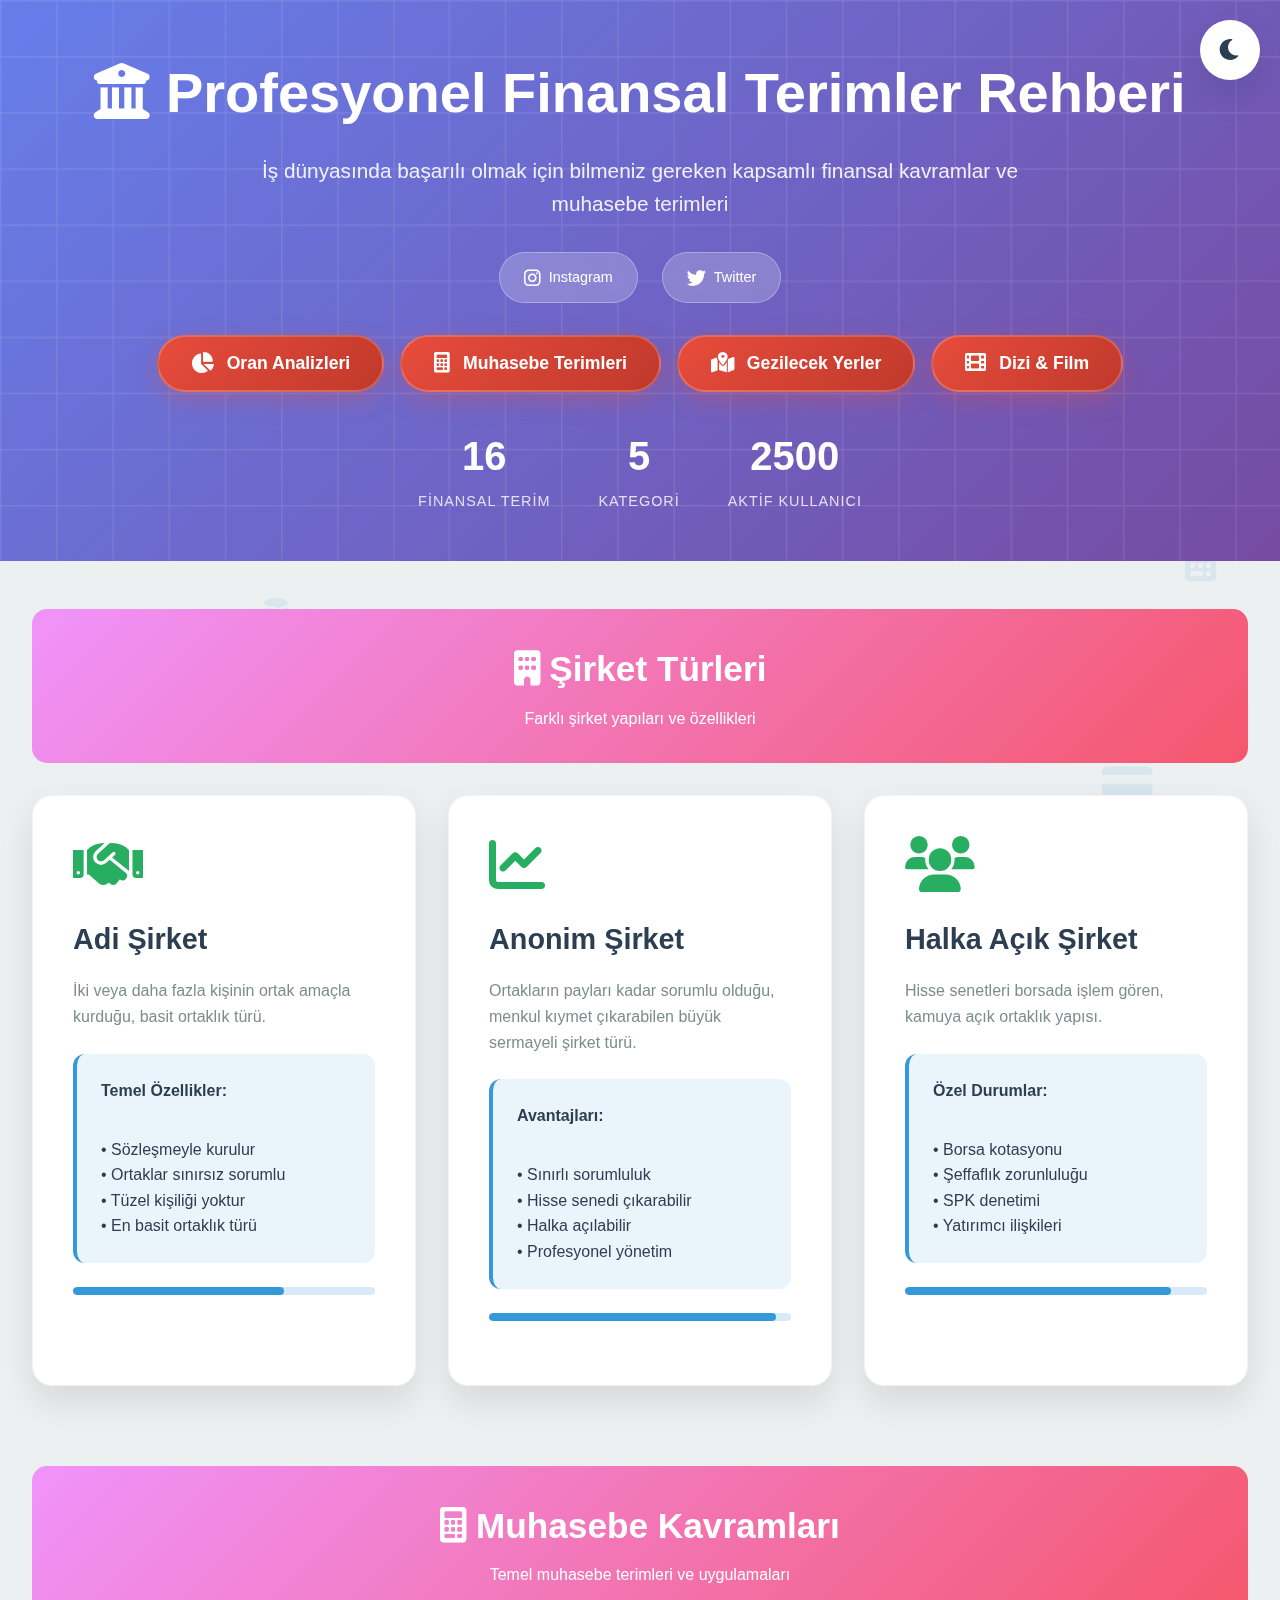
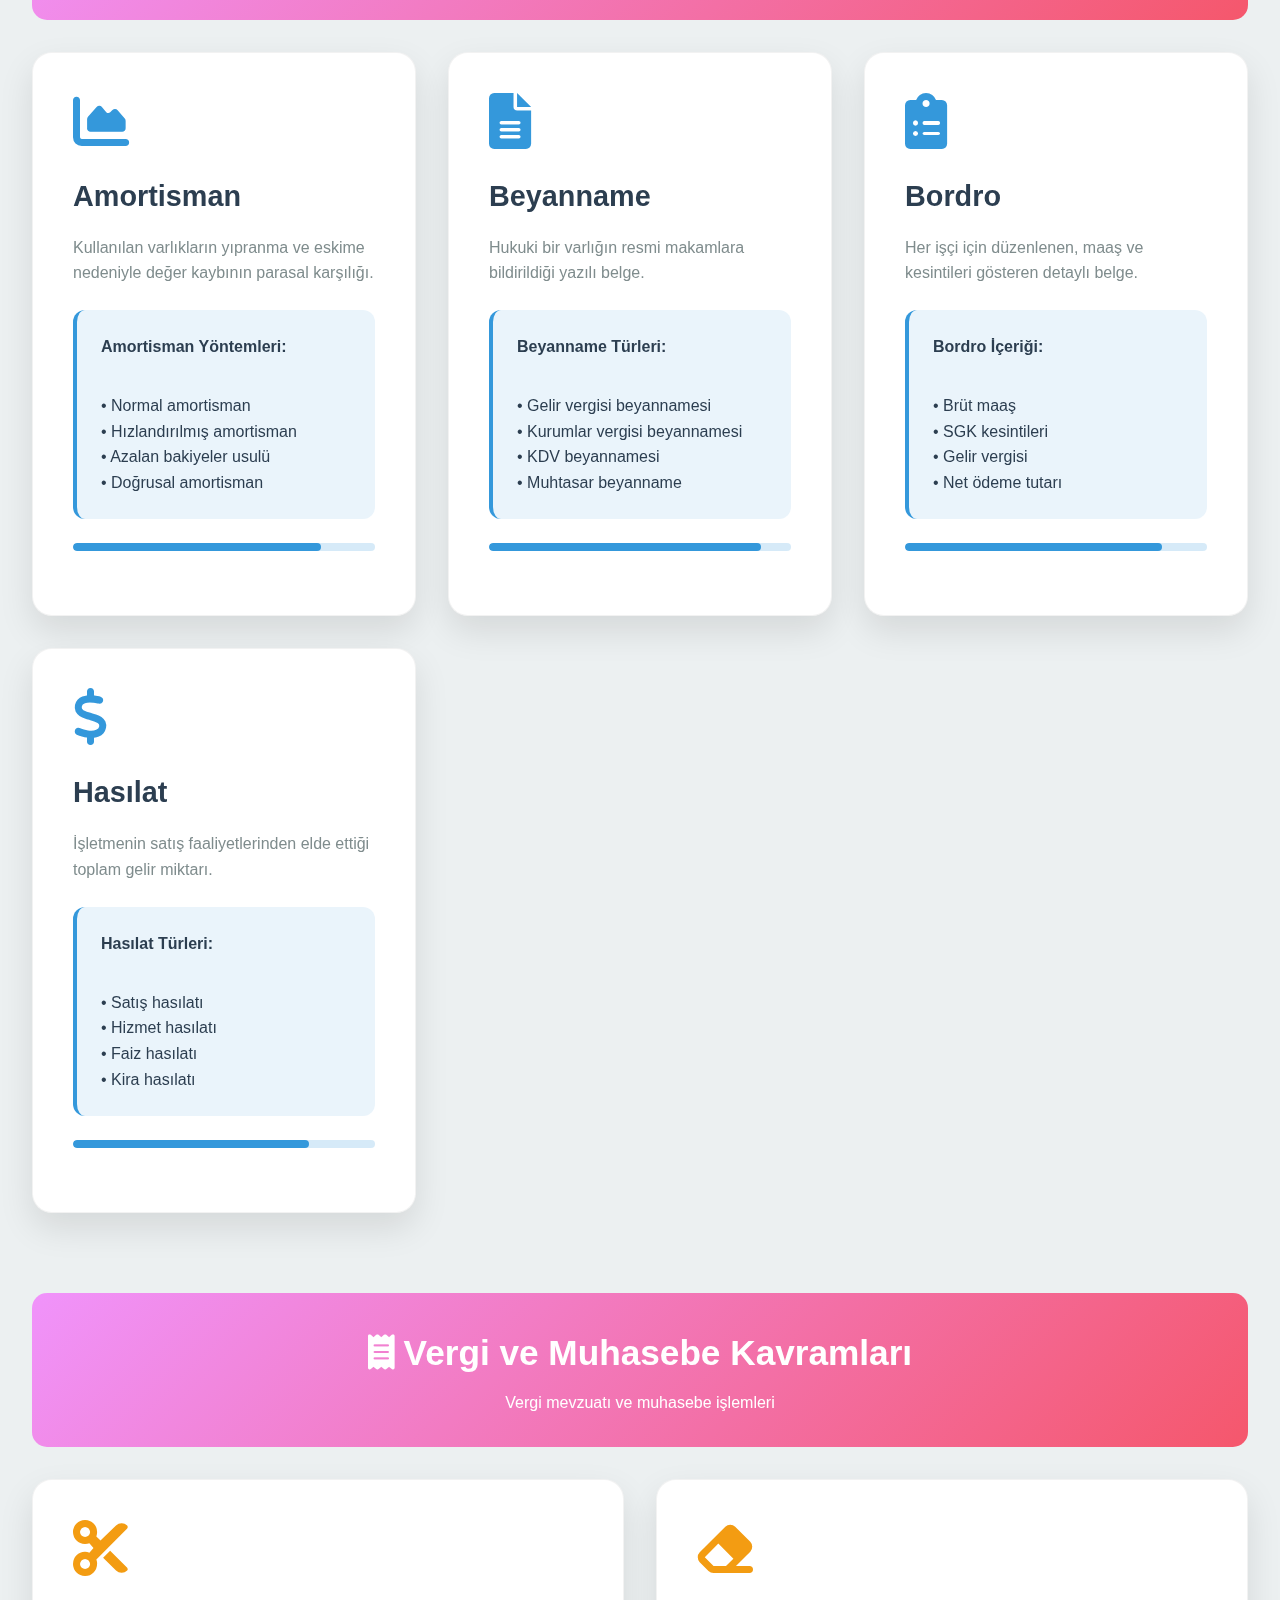
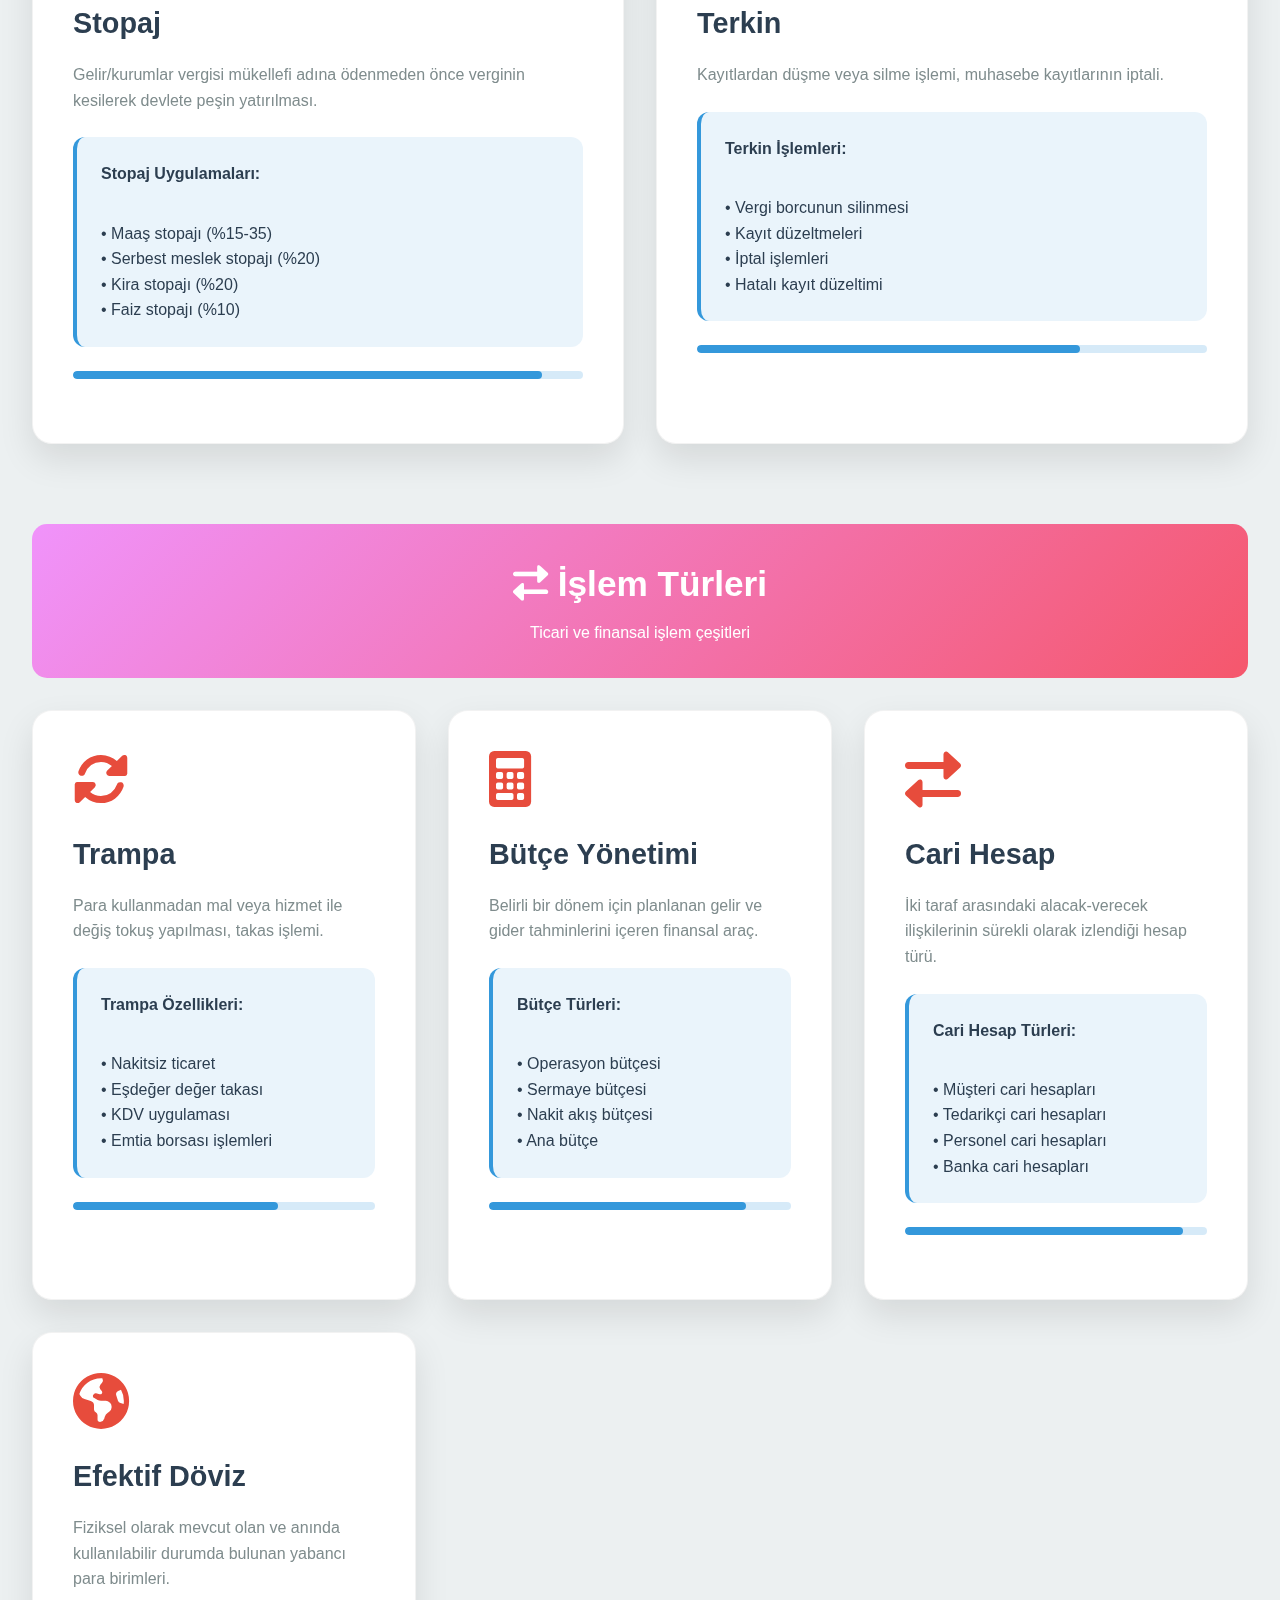
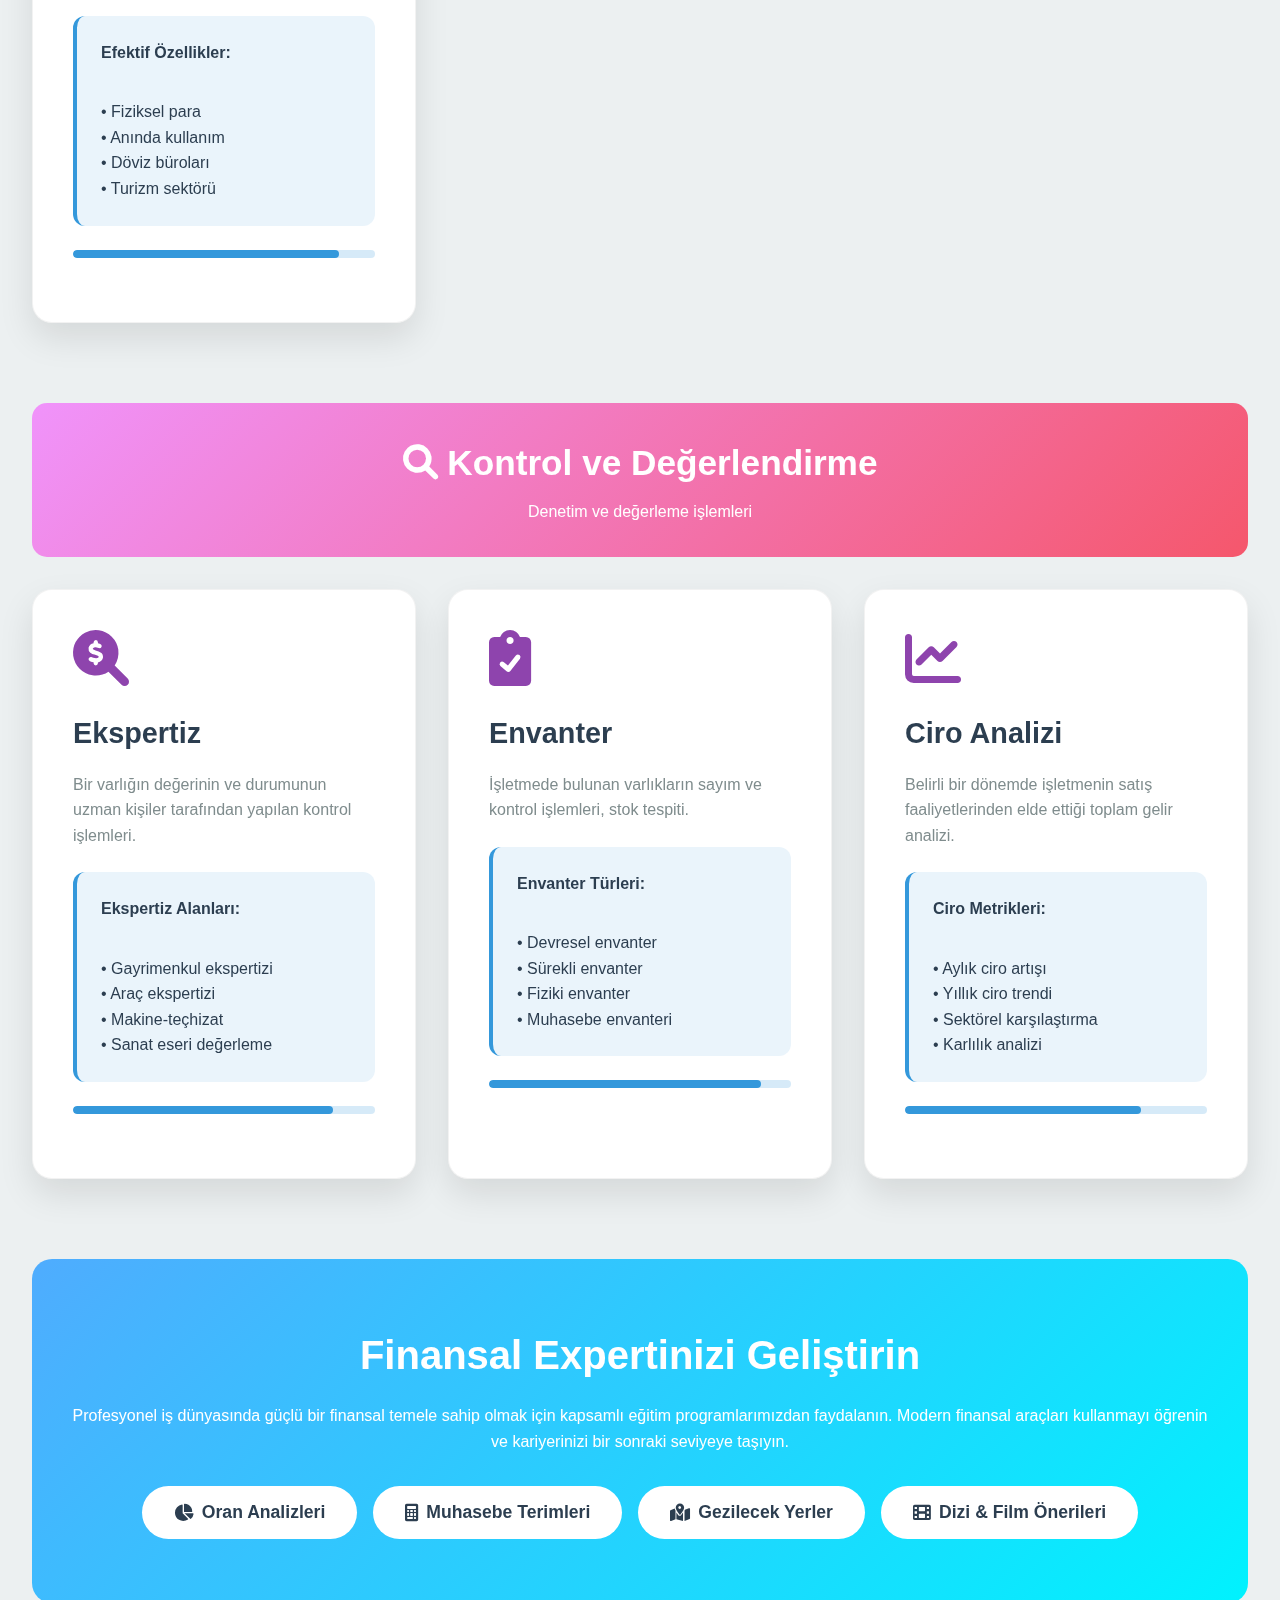
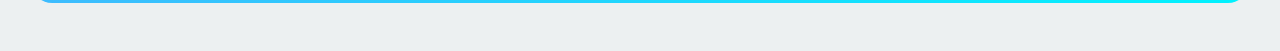
<file: index.html>
<!DOCTYPE html>
<html lang="tr">
<head>
    <meta charset="UTF-8">
    <meta name="viewport" content="width=device-width, initial-scale=1.0">
    <title>Profesyonel Finansal Terimler Rehberi</title>
    <link href="https://cdnjs.cloudflare.com/ajax/libs/font-awesome/6.0.0/css/all.min.css" rel="stylesheet">
    <link rel="stylesheet" href="styles.css">
</head>
<body>
    <div class="scroll-indicator"></div>
    <button class="theme-toggle" onclick="toggleTheme()">
        <i class="fas fa-moon" id="theme-icon"></i>
    </button>
    <div class="floating-elements">
        <i class="fas fa-chart-line floating-icon" style="font-size: 3rem;"></i>
        <i class="fas fa-dollar-sign floating-icon" style="font-size: 2.5rem;"></i>
        <i class="fas fa-coins floating-icon" style="font-size: 2rem;"></i>
        <i class="fas fa-credit-card floating-icon" style="font-size: 2.8rem;"></i>
        <i class="fas fa-university floating-icon" style="font-size: 2.2rem;"></i>
        <i class="fas fa-calculator floating-icon" style="font-size: 2.6rem;"></i>
    </div>
    <header class="header">
        <div class="header-content">
            <h1><i class="fas fa-university"></i> Profesyonel Finansal Terimler Rehberi</h1>
            <p>İş dünyasında başarılı olmak için bilmeniz gereken kapsamlı finansal kavramlar ve muhasebe terimleri</p>
            
            <!-- Sosyal Medya Linkleri -->
            <div class="social-links">
                <a href="https://www.instagram.com/aysegulasya.t?utm_source=ig_web_button_share_sheet&igsh=ZDNlZDc0MzIxNw==" target="_blank" class="social-link">
                    <i class="fab fa-instagram"></i>
                    <span>Instagram</span>
                </a>
                <a href="https://x.com/aysegulasya11?fbclid=PAZXh0bgNhZW0CMTEAAaeodzh0JLngsvWonGYTJrP2OLkA29UnGBnm1JWKtTuOF3QfPhe8QmS7D-klsg_aem_dkcnex2A182SMfL-DCe13w" target="_blank" class="social-link">
                    <i class="fab fa-twitter"></i>
                    <span>Twitter</span>
                </a>
            </div>
            
            <!-- Navigasyon Butonları -->
            <div class="header-cta">
                <button class="header-cta-button" onclick="window.location.href='oran-analizleri.html'">
                    <i class="fas fa-chart-pie"></i>
                    <span>Oran Analizleri</span>
                </button>
                <button class="header-cta-button" onclick="window.location.href='muhasebe-terimleri.html'">
                    <i class="fas fa-calculator"></i>
                    <span>Muhasebe Terimleri</span>
                </button>
                <button class="header-cta-button" onclick="window.location.href='gezilecek-yerler.html'">
                    <i class="fas fa-map-marked-alt"></i>
                    <span>Gezilecek Yerler</span>
                </button>
                <button class="header-cta-button" onclick="window.location.href='dizi-film-onerileri.html'">
                    <i class="fas fa-film"></i>
                    <span>Dizi & Film</span>
                </button>
            </div>
            
            <div class="header-stats">
                <div class="header-stat">
                    <span class="number" data-target="16">0</span>
                    <span class="label">Finansal Terim</span>
                </div>
                <div class="header-stat">
                    <span class="number" data-target="5">0</span>
                    <span class="label">Kategori</span>
                </div>
                <div class="header-stat">
                    <span class="number" data-target="2500">0</span>
                    <span class="label">Aktif Kullanıcı</span>
                </div>
            </div>
        </div>
    </header>
    <div class="container">
        <div class="category-section sirket-category">
            <div class="category-header">
                <h2><i class="fas fa-building"></i> Şirket Türleri</h2>
                <p>Farklı şirket yapıları ve özellikleri</p>
            </div>
            <div class="cards-grid">
                <div class="card">
                    <i class="fas fa-handshake card-icon"></i>
                    <h3>Adi Şirket</h3>
                    <p>İki veya daha fazla kişinin ortak amaçla kurduğu, basit ortaklık türü.</p>
                    <div class="card-details">
                        <strong>Temel Özellikler:</strong><br>
                        • Sözleşmeyle kurulur<br>
                        • Ortaklar sınırsız sorumlu<br>
                        • Tüzel kişiliği yoktur<br>
                        • En basit ortaklık türü
                    </div>
                    <div class="progress-bar">
                        <div class="progress-fill" style="width: 70%;"></div>
                    </div>
                </div>
                <div class="card">
                    <i class="fas fa-chart-line card-icon"></i>
                    <h3>Anonim Şirket</h3>
                    <p>Ortakların payları kadar sorumlu olduğu, menkul kıymet çıkarabilen büyük sermayeli şirket türü.</p>
                    <div class="card-details">
                        <strong>Avantajları:</strong><br>
                        • Sınırlı sorumluluk<br>
                        • Hisse senedi çıkarabilir<br>
                        • Halka açılabilir<br>
                        • Profesyonel yönetim
                    </div>
                    <div class="progress-bar">
                        <div class="progress-fill" style="width: 95%;"></div>
                    </div>
                </div>
                <div class="card">
                    <i class="fas fa-users card-icon"></i>
                    <h3>Halka Açık Şirket</h3>
                    <p>Hisse senetleri borsada işlem gören, kamuya açık ortaklık yapısı.</p>
                    <div class="card-details">
                        <strong>Özel Durumlar:</strong><br>
                        • Borsa kotasyonu<br>
                        • Şeffaflık zorunluluğu<br>
                        • SPK denetimi<br>
                        • Yatırımcı ilişkileri
                    </div>
                    <div class="progress-bar">
                        <div class="progress-fill" style="width: 88%;"></div>
                    </div>
                </div>
            </div>
        </div>
        <div class="category-section muhasebe-category">
            <div class="category-header">
                <h2><i class="fas fa-calculator"></i> Muhasebe Kavramları</h2>
                <p>Temel muhasebe terimleri ve uygulamaları</p>
            </div>
            <div class="cards-grid">
                <div class="card">
                    <i class="fas fa-chart-area card-icon"></i>
                    <h3>Amortisman</h3>
                    <p>Kullanılan varlıkların yıpranma ve eskime nedeniyle değer kaybının parasal karşılığı.</p>
                    <div class="card-details">
                        <strong>Amortisman Yöntemleri:</strong><br>
                        • Normal amortisman<br>
                        • Hızlandırılmış amortisman<br>
                        • Azalan bakiyeler usulü<br>
                        • Doğrusal amortisman
                    </div>
                    <div class="progress-bar">
                        <div class="progress-fill" style="width: 82%;"></div>
                    </div>
                </div>
                <div class="card">
                    <i class="fas fa-file-alt card-icon"></i>
                    <h3>Beyanname</h3>
                    <p>Hukuki bir varlığın resmi makamlara bildirildiği yazılı belge.</p>
                    <div class="card-details">
                        <strong>Beyanname Türleri:</strong><br>
                        • Gelir vergisi beyannamesi<br>
                        • Kurumlar vergisi beyannamesi<br>
                        • KDV beyannamesi<br>
                        • Muhtasar beyanname
                    </div>
                    <div class="progress-bar">
                        <div class="progress-fill" style="width: 90%;"></div>
                    </div>
                </div>
                <div class="card">
                    <i class="fas fa-clipboard-list card-icon"></i>
                    <h3>Bordro</h3>
                    <p>Her işçi için düzenlenen, maaş ve kesintileri gösteren detaylı belge.</p>
                    <div class="card-details">
                        <strong>Bordro İçeriği:</strong><br>
                        • Brüt maaş<br>
                        • SGK kesintileri<br>
                        • Gelir vergisi<br>
                        • Net ödeme tutarı
                    </div>
                    <div class="progress-bar">
                        <div class="progress-fill" style="width: 85%;"></div>
                    </div>
                </div>
                <div class="card">
                    <i class="fas fa-dollar-sign card-icon"></i>
                    <h3>Hasılat</h3>
                    <p>İşletmenin satış faaliyetlerinden elde ettiği toplam gelir miktarı.</p>
                    <div class="card-details">
                        <strong>Hasılat Türleri:</strong><br>
                        • Satış hasılatı<br>
                        • Hizmet hasılatı<br>
                        • Faiz hasılatı<br>
                        • Kira hasılatı
                    </div>
                    <div class="progress-bar">
                        <div class="progress-fill" style="width: 78%;"></div>
                    </div>
                </div>
            </div>
        </div>
        <div class="category-section vergi-category">
            <div class="category-header">
                <h2><i class="fas fa-receipt"></i> Vergi ve Muhasebe Kavramları</h2>
                <p>Vergi mevzuatı ve muhasebe işlemleri</p>
            </div>
            <div class="cards-grid">
                <div class="card">
                    <i class="fas fa-cut card-icon"></i>
                    <h3>Stopaj</h3>
                    <p>Gelir/kurumlar vergisi mükellefi adına ödenmeden önce verginin kesilerek devlete peşin yatırılması.</p>
                    <div class="card-details">
                        <strong>Stopaj Uygulamaları:</strong><br>
                        • Maaş stopajı (%15-35)<br>
                        • Serbest meslek stopajı (%20)<br>
                        • Kira stopajı (%20)<br>
                        • Faiz stopajı (%10)
                    </div>
                    <div class="progress-bar">
                        <div class="progress-fill" style="width: 92%;"></div>
                    </div>
                </div>
                <div class="card">
                    <i class="fas fa-eraser card-icon"></i>
                    <h3>Terkin</h3>
                    <p>Kayıtlardan düşme veya silme işlemi, muhasebe kayıtlarının iptali.</p>
                    <div class="card-details">
                        <strong>Terkin İşlemleri:</strong><br>
                        • Vergi borcunun silinmesi<br>
                        • Kayıt düzeltmeleri<br>
                        • İptal işlemleri<br>
                        • Hatalı kayıt düzeltimi
                    </div>
                    <div class="progress-bar">
                        <div class="progress-fill" style="width: 75%;"></div>
                    </div>
                </div>
            </div>
        </div>
        <div class="category-section islem-category">
            <div class="category-header">
                <h2><i class="fas fa-exchange-alt"></i> İşlem Türleri</h2>
                <p>Ticari ve finansal işlem çeşitleri</p>
            </div>
            <div class="cards-grid">
                <div class="card">
                    <i class="fas fa-sync-alt card-icon"></i>
                    <h3>Trampa</h3>
                    <p>Para kullanmadan mal veya hizmet ile değiş tokuş yapılması, takas işlemi.</p>
                    <div class="card-details">
                        <strong>Trampa Özellikleri:</strong><br>
                        • Nakitsiz ticaret<br>
                        • Eşdeğer değer takası<br>
                        • KDV uygulaması<br>
                        • Emtia borsası işlemleri
                    </div>
                    <div class="progress-bar">
                        <div class="progress-fill" style="width: 68%;"></div>
                    </div>
                </div>
                <div class="card">
                    <i class="fas fa-calculator card-icon"></i>
                    <h3>Bütçe Yönetimi</h3>
                    <p>Belirli bir dönem için planlanan gelir ve gider tahminlerini içeren finansal araç.</p>
                    <div class="card-details">
                        <strong>Bütçe Türleri:</strong><br>
                        • Operasyon bütçesi<br>
                        • Sermaye bütçesi<br>
                        • Nakit akış bütçesi<br>
                        • Ana bütçe
                    </div>
                    <div class="progress-bar">
                        <div class="progress-fill" style="width: 85%;"></div>
                    </div>
                </div>
                <div class="card">
                    <i class="fas fa-exchange-alt card-icon"></i>
                    <h3>Cari Hesap</h3>
                    <p>İki taraf arasındaki alacak-verecek ilişkilerinin sürekli olarak izlendiği hesap türü.</p>
                    <div class="card-details">
                        <strong>Cari Hesap Türleri:</strong><br>
                        • Müşteri cari hesapları<br>
                        • Tedarikçi cari hesapları<br>
                        • Personel cari hesapları<br>
                        • Banka cari hesapları
                    </div>
                    <div class="progress-bar">
                        <div class="progress-fill" style="width: 92%;"></div>
                    </div>
                </div>
                <div class="card">
                    <i class="fas fa-globe-americas card-icon"></i>
                    <h3>Efektif Döviz</h3>
                    <p>Fiziksel olarak mevcut olan ve anında kullanılabilir durumda bulunan yabancı para birimleri.</p>
                    <div class="card-details">
                        <strong>Efektif Özellikler:</strong><br>
                        • Fiziksel para<br>
                        • Anında kullanım<br>
                        • Döviz büroları<br>
                        • Turizm sektörü
                    </div>
                    <div class="progress-bar">
                        <div class="progress-fill" style="width: 88%;"></div>
                    </div>
                </div>
            </div>
        </div>
        <div class="category-section kontrol-category">
            <div class="category-header">
                <h2><i class="fas fa-search"></i> Kontrol ve Değerlendirme</h2>
                <p>Denetim ve değerleme işlemleri</p>
            </div>
            <div class="cards-grid">
                <div class="card">
                    <i class="fas fa-search-dollar card-icon"></i>
                    <h3>Ekspertiz</h3>
                    <p>Bir varlığın değerinin ve durumunun uzman kişiler tarafından yapılan kontrol işlemleri.</p>
                    <div class="card-details">
                        <strong>Ekspertiz Alanları:</strong><br>
                        • Gayrimenkul ekspertizi<br>
                        • Araç ekspertizi<br>
                        • Makine-teçhizat<br>
                        • Sanat eseri değerleme
                    </div>
                    <div class="progress-bar">
                        <div class="progress-fill" style="width: 86%;"></div>
                    </div>
                </div>
                <div class="card">
                    <i class="fas fa-clipboard-check card-icon"></i>
                    <h3>Envanter</h3>
                    <p>İşletmede bulunan varlıkların sayım ve kontrol işlemleri, stok tespiti.</p>
                    <div class="card-details">
                        <strong>Envanter Türleri:</strong><br>
                        • Devresel envanter<br>
                        • Sürekli envanter<br>
                        • Fiziki envanter<br>
                        • Muhasebe envanteri
                    </div>
                    <div class="progress-bar">
                        <div class="progress-fill" style="width: 90%;"></div>
                    </div>
                </div>
                <div class="card">
                    <i class="fas fa-chart-line card-icon"></i>
                    <h3>Ciro Analizi</h3>
                    <p>Belirli bir dönemde işletmenin satış faaliyetlerinden elde ettiği toplam gelir analizi.</p>
                    <div class="card-details">
                        <strong>Ciro Metrikleri:</strong><br>
                        • Aylık ciro artışı<br>
                        • Yıllık ciro trendi<br>
                        • Sektörel karşılaştırma<br>
                        • Karlılık analizi
                    </div>
                    <div class="progress-bar">
                        <div class="progress-fill" style="width: 78%;"></div>
                    </div>
                </div>
            </div>
        </div>
        <div class="cta-section">
            <h2>Finansal Expertinizi Geliştirin</h2>
            <p>Profesyonel iş dünyasında güçlü bir finansal temele sahip olmak için kapsamlı eğitim programlarımızdan faydalanın. Modern finansal araçları kullanmayı öğrenin ve kariyerinizi bir sonraki seviyeye taşıyın.</p>
            <div class="cta-buttons">
                <button class="cta-button" onclick="window.location.href='oran-analizleri.html'">
                    <i class="fas fa-chart-pie"></i> Oran Analizleri
                </button>
                <button class="cta-button" onclick="window.location.href='muhasebe-terimleri.html'">
                    <i class="fas fa-calculator"></i> Muhasebe Terimleri
                </button>
                <button class="cta-button" onclick="window.location.href='gezilecek-yerler.html'">
                    <i class="fas fa-map-marked-alt"></i> Gezilecek Yerler
                </button>
                <button class="cta-button" onclick="window.location.href='dizi-film-onerileri.html'">
                    <i class="fas fa-film"></i> Dizi & Film Önerileri
                </button>
            </div>
        </div>
    </div>
    <script src="script.js"></script>
</body>
</html>
</file>
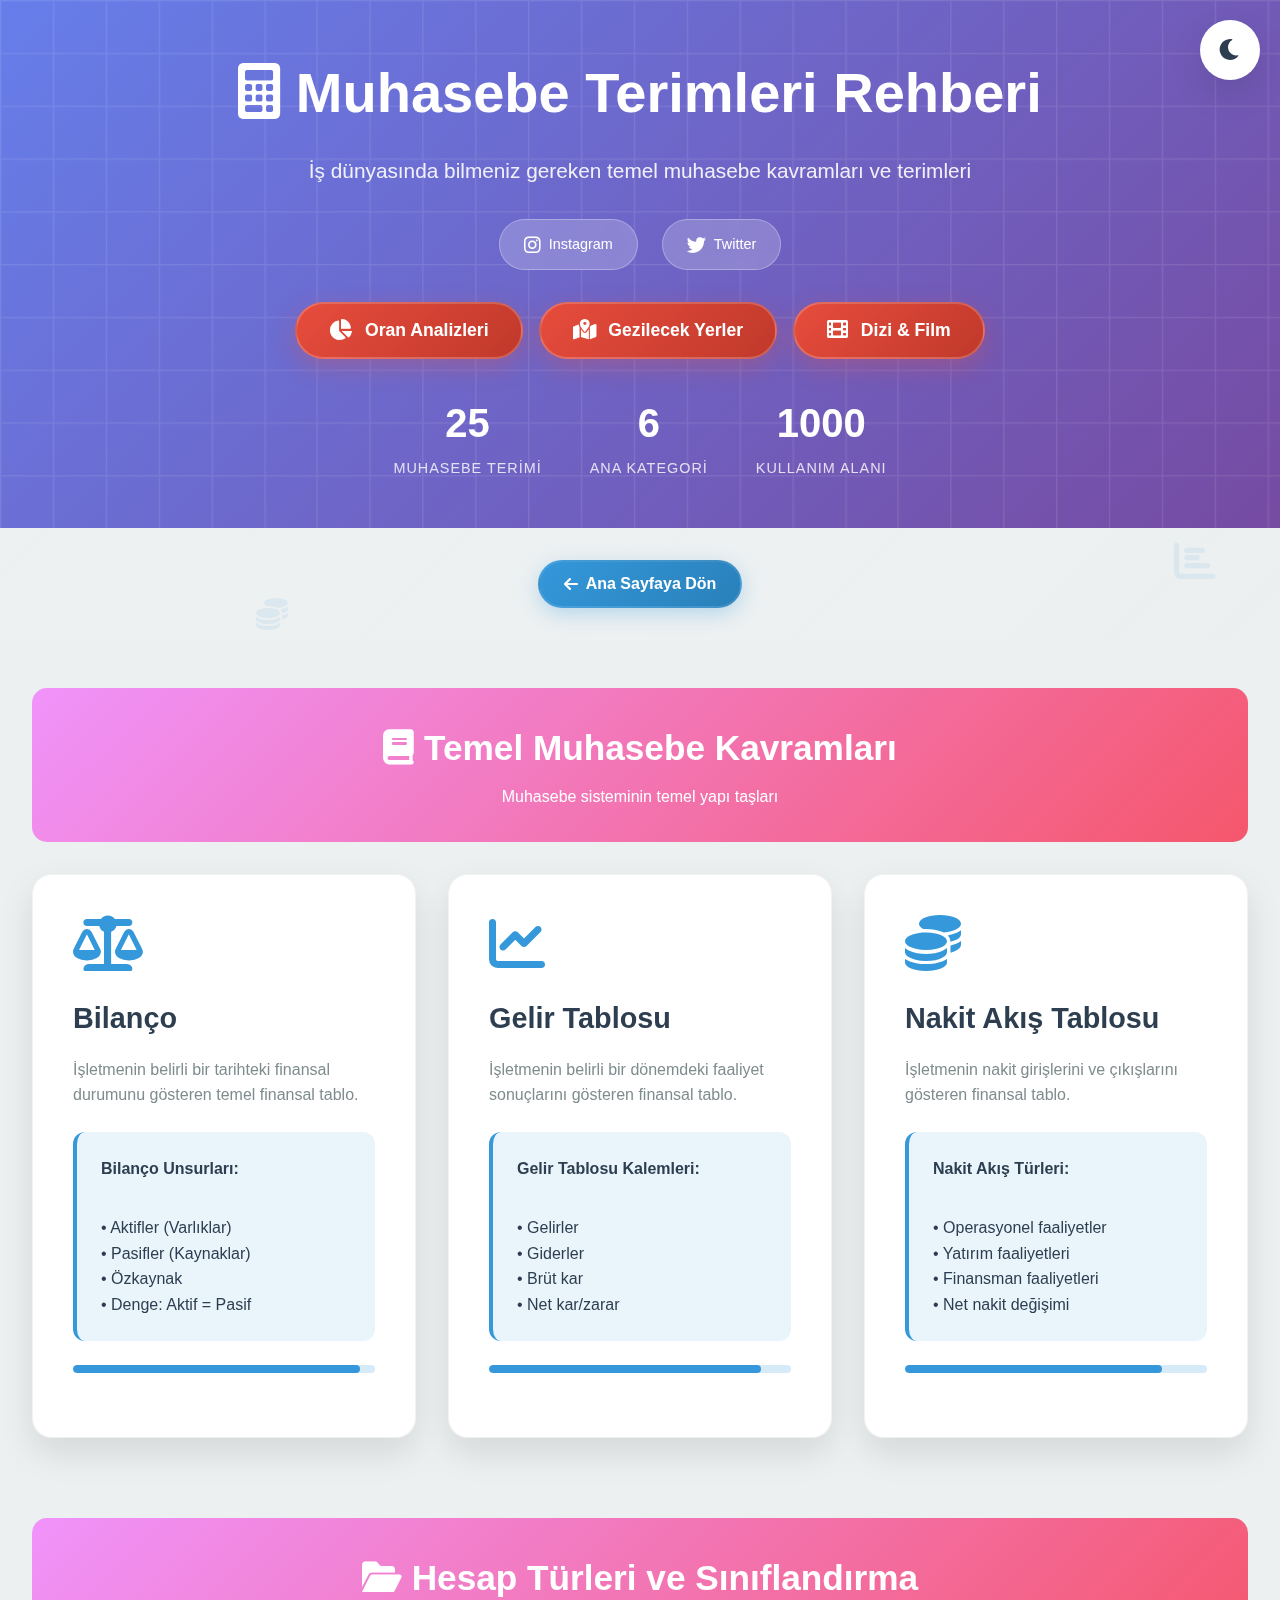
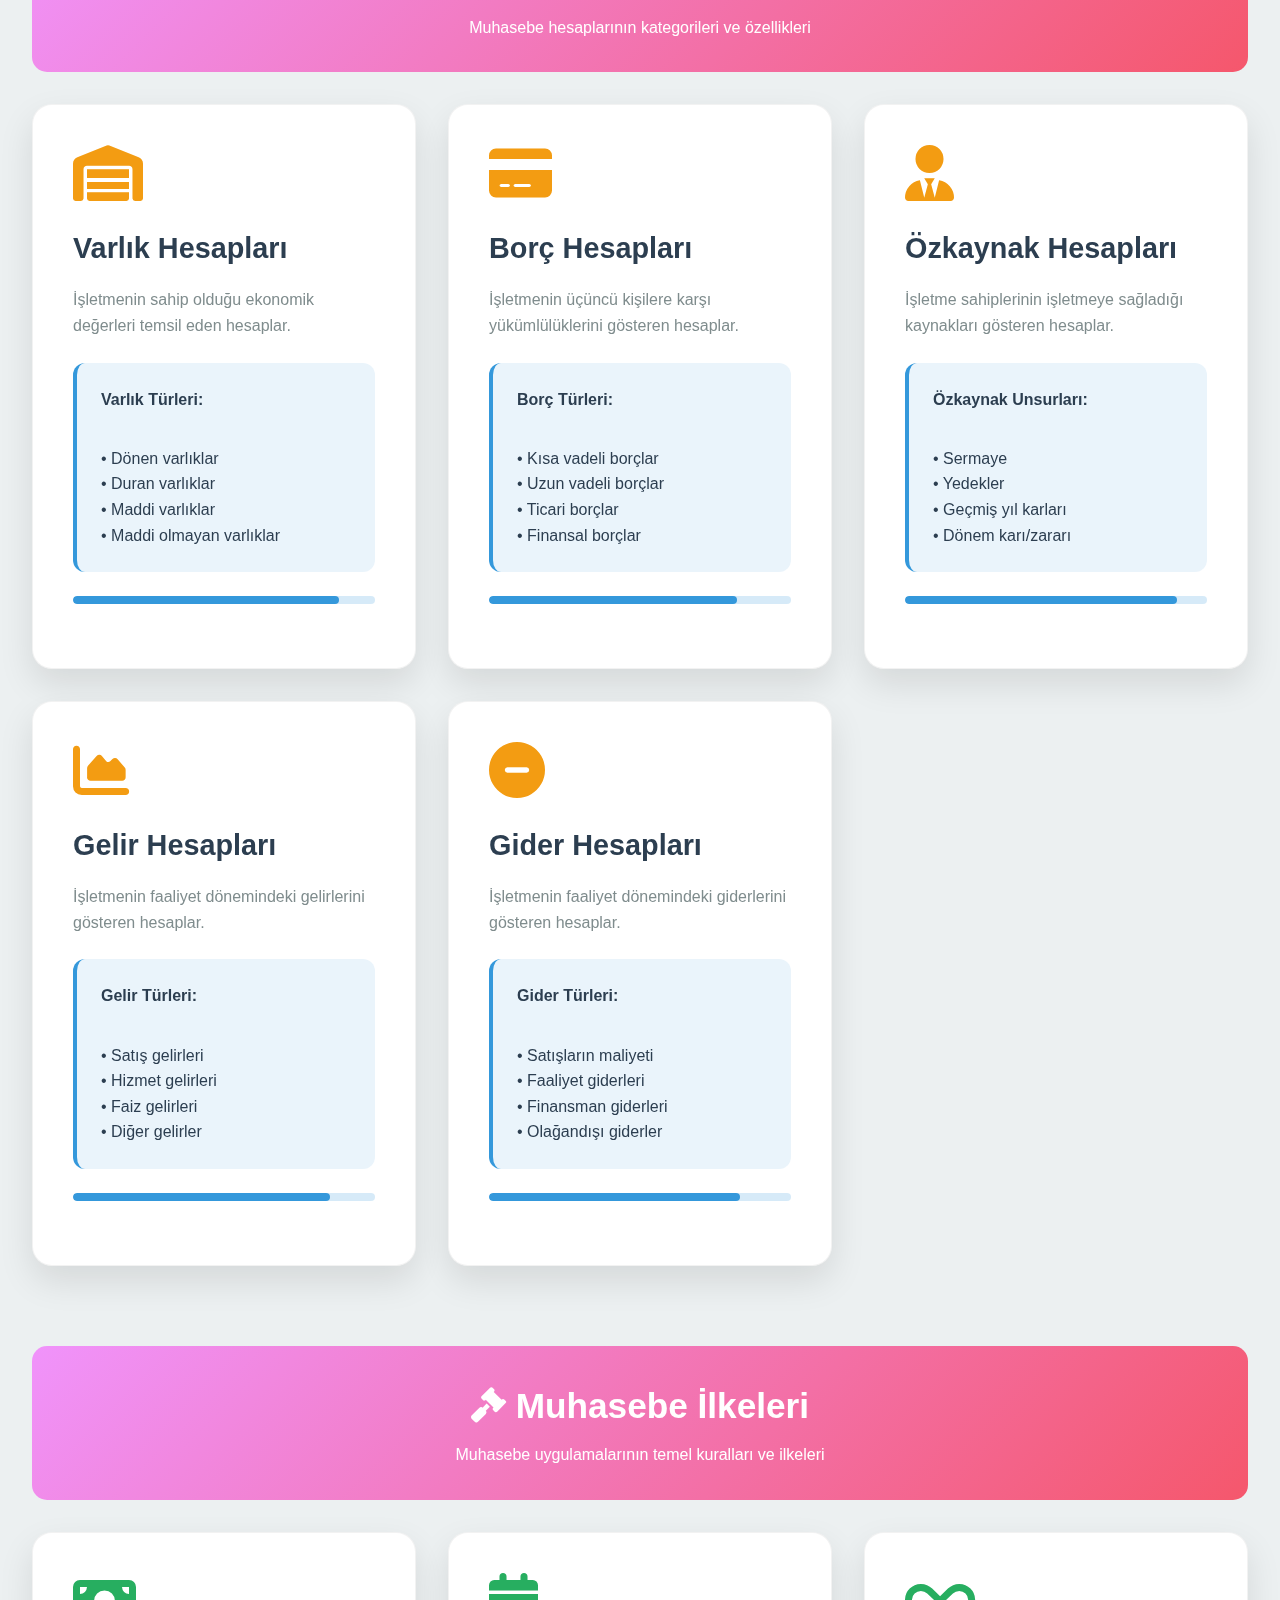
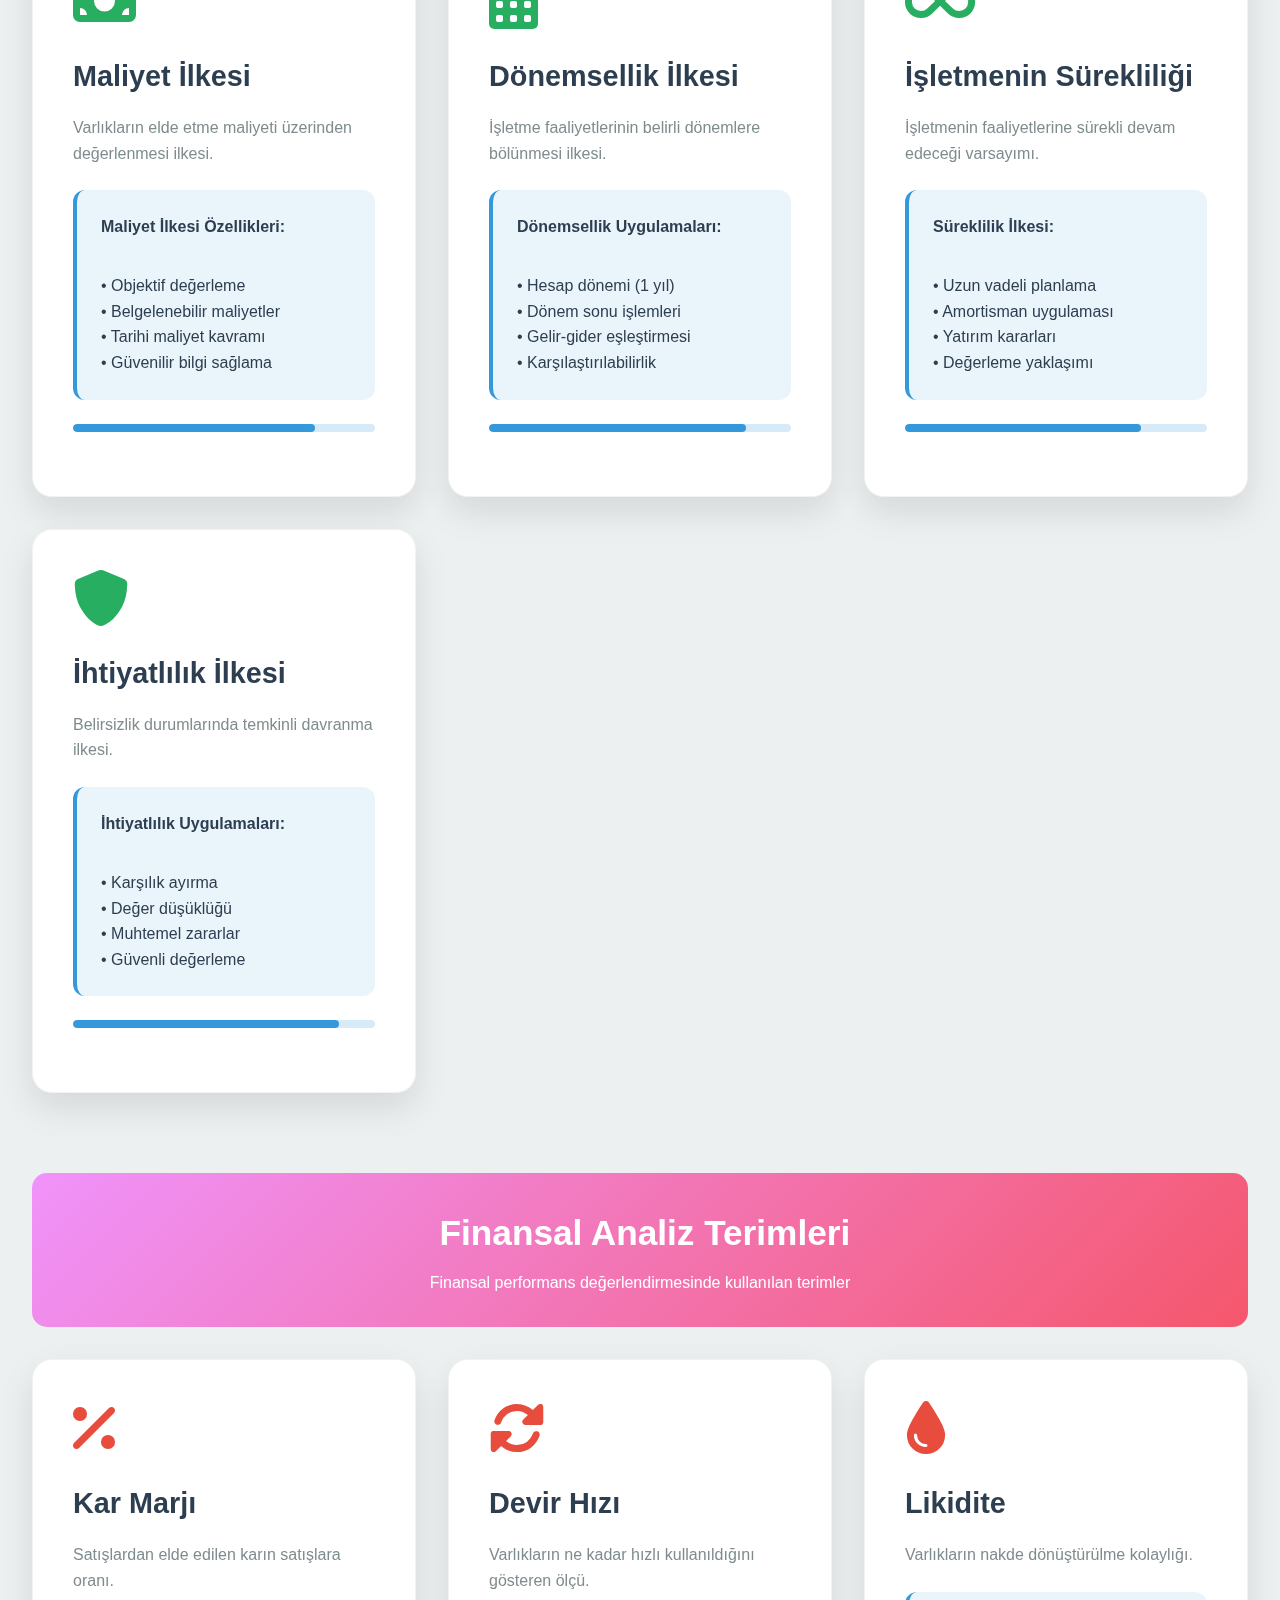
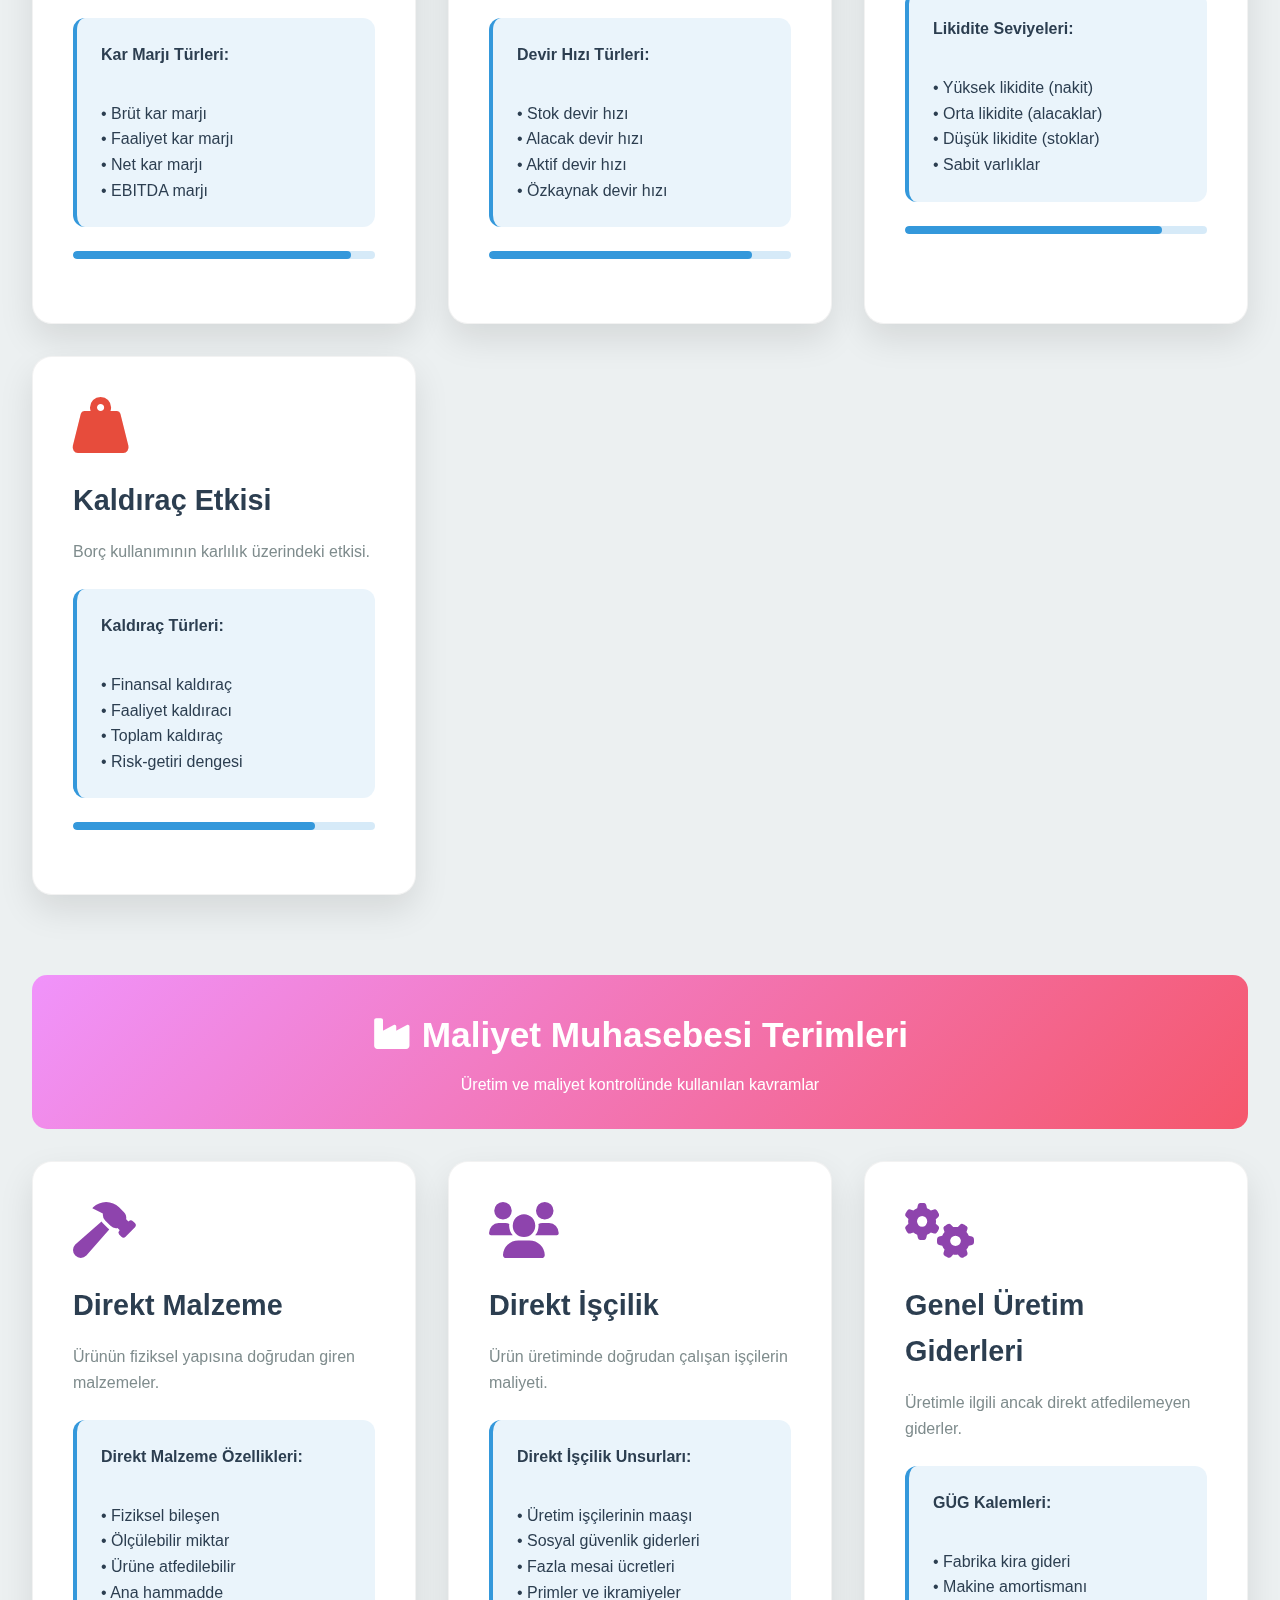
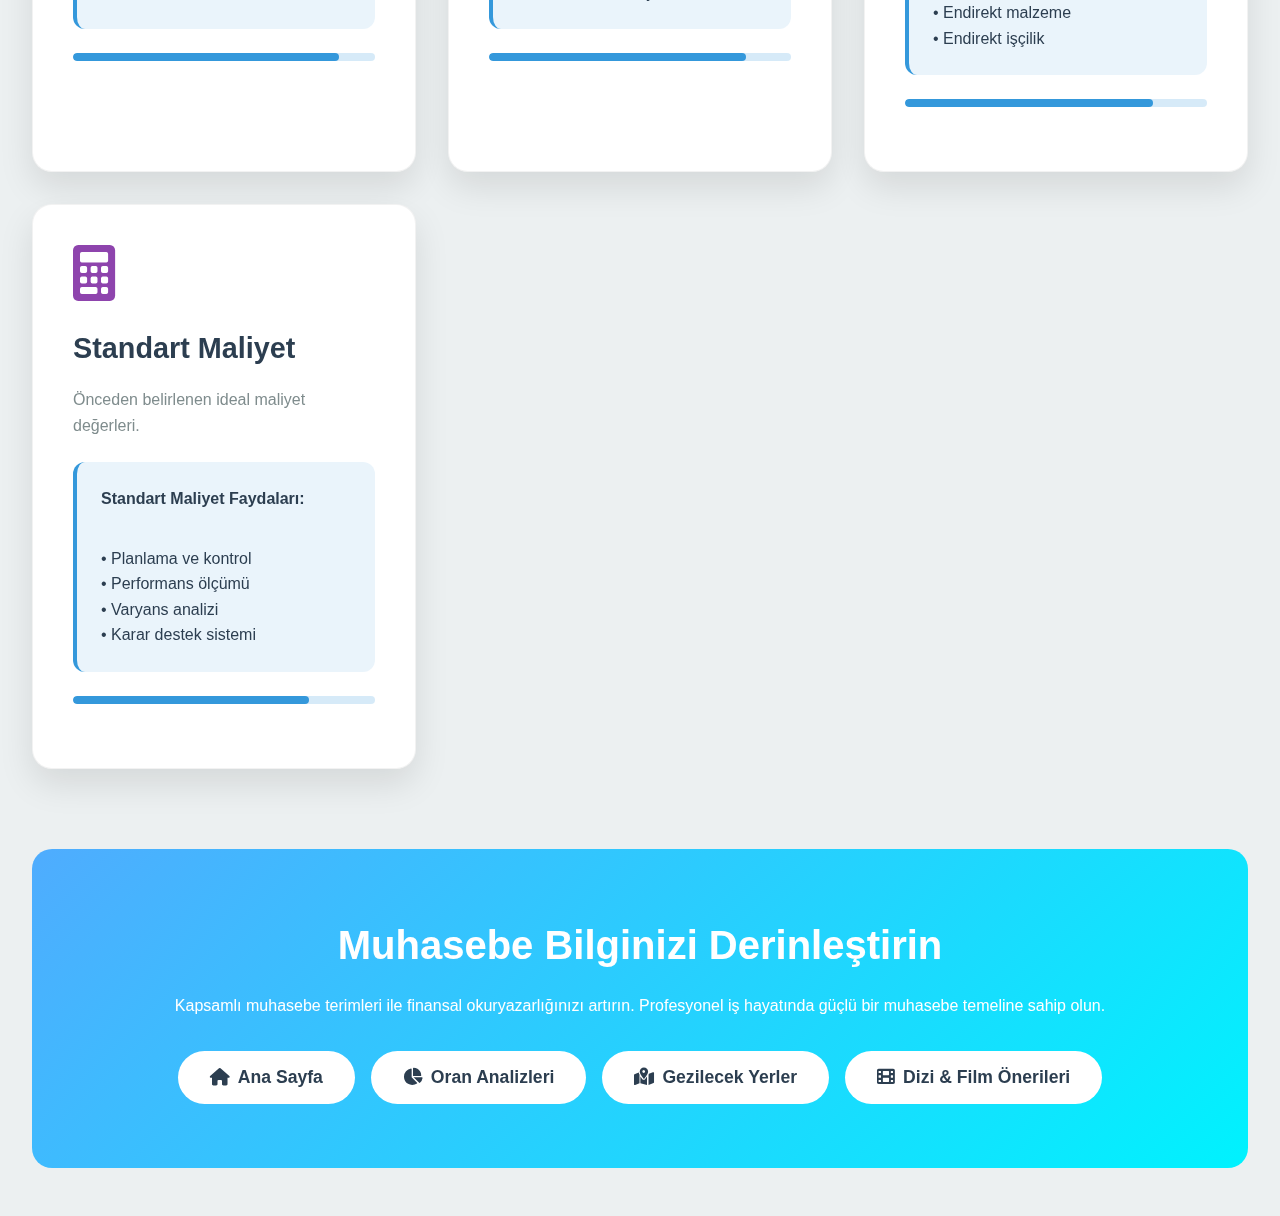
<file: muhasebe-terimleri.html>
<!DOCTYPE html>
<html lang="tr">
<head>
    <meta charset="UTF-8">
    <meta name="viewport" content="width=device-width, initial-scale=1.0">
    <title>Muhasebe Terimleri - Finansal Terimler Rehberi</title>
    <link href="https://cdnjs.cloudflare.com/ajax/libs/font-awesome/6.0.0/css/all.min.css" rel="stylesheet">
    <link rel="stylesheet" href="styles.css">
</head>
<body>
    <div class="scroll-indicator"></div>
    <button class="theme-toggle" onclick="toggleTheme()">
        <i class="fas fa-moon" id="theme-icon"></i>
    </button>
    
    <div class="floating-elements">
        <i class="fas fa-calculator floating-icon" style="font-size: 3rem;"></i>
        <i class="fas fa-file-invoice floating-icon" style="font-size: 2.5rem;"></i>
        <i class="fas fa-coins floating-icon" style="font-size: 2rem;"></i>
        <i class="fas fa-balance-scale floating-icon" style="font-size: 2.8rem;"></i>
        <i class="fas fa-receipt floating-icon" style="font-size: 2.2rem;"></i>
        <i class="fas fa-chart-bar floating-icon" style="font-size: 2.6rem;"></i>
    </div>
    
    <header class="header">
        <div class="header-content">
            <h1><i class="fas fa-calculator"></i> Muhasebe Terimleri Rehberi</h1>
            <p>İş dünyasında bilmeniz gereken temel muhasebe kavramları ve terimleri</p>
            
            <!-- Sosyal Medya Linkleri -->
            <div class="social-links">
                <a href="https://www.instagram.com/aysegulasya.t?utm_source=ig_web_button_share_sheet&igsh=ZDNlZDc0MzIxNw==" target="_blank" class="social-link">
                    <i class="fab fa-instagram"></i>
                    <span>Instagram</span>
                </a>
                <a href="https://x.com/aysegulasya11?fbclid=PAZXh0bgNhZW0CMTEAAaeodzh0JLngsvWonGYTJrP2OLkA29UnGBnm1JWKtTuOF3QfPhe8QmS7D-klsg_aem_dkcnex2A182SMfL-DCe13w" target="_blank" class="social-link">
                    <i class="fab fa-twitter"></i>
                    <span>Twitter</span>
                </a>
            </div>
            
            <!-- Navigasyon Butonları -->
            <div class="header-cta">
                <button class="header-cta-button" onclick="window.location.href='oran-analizleri.html'">
                    <i class="fas fa-chart-pie"></i>
                    <span>Oran Analizleri</span>
                </button>
                <button class="header-cta-button" onclick="window.location.href='gezilecek-yerler.html'">
                    <i class="fas fa-map-marked-alt"></i>
                    <span>Gezilecek Yerler</span>
                </button>
                <button class="header-cta-button" onclick="window.location.href='dizi-film-onerileri.html'">
                    <i class="fas fa-film"></i>
                    <span>Dizi & Film</span>
                </button>
            </div>
            
            <div class="header-stats">
                <div class="header-stat">
                    <span class="number" data-target="25">0</span>
                    <span class="label">Muhasebe Terimi</span>
                </div>
                <div class="header-stat">
                    <span class="number" data-target="6">0</span>
                    <span class="label">Ana Kategori</span>
                </div>
                <div class="header-stat">
                    <span class="number" data-target="1000">0</span>
                    <span class="label">Kullanım Alanı</span>
                </div>
            </div>
        </div>
    </header>

    <!-- Geri Dönüş Butonu -->
    <div class="back-button-container">
        <button class="back-button" onclick="window.location.href='index.html'">
            <i class="fas fa-arrow-left"></i>
            <span>Ana Sayfaya Dön</span>
        </button>
    </div>

    <div class="container">
        <!-- Temel Muhasebe Kavramları -->
        <div class="category-section muhasebe-category">
            <div class="category-header">
                <h2><i class="fas fa-book"></i> Temel Muhasebe Kavramları</h2>
                <p>Muhasebe sisteminin temel yapı taşları</p>
            </div>
            <div class="cards-grid">
                <div class="card">
                    <i class="fas fa-balance-scale card-icon"></i>
                    <h3>Bilanço</h3>
                    <p>İşletmenin belirli bir tarihteki finansal durumunu gösteren temel finansal tablo.</p>
                    <div class="card-details">
                        <strong>Bilanço Unsurları:</strong><br>
                        • Aktifler (Varlıklar)<br>
                        • Pasifler (Kaynaklar)<br>
                        • Özkaynak<br>
                        • Denge: Aktif = Pasif
                    </div>
                    <div class="progress-bar">
                        <div class="progress-fill" style="width: 95%;"></div>
                    </div>
                </div>

                <div class="card">
                    <i class="fas fa-chart-line card-icon"></i>
                    <h3>Gelir Tablosu</h3>
                    <p>İşletmenin belirli bir dönemdeki faaliyet sonuçlarını gösteren finansal tablo.</p>
                    <div class="card-details">
                        <strong>Gelir Tablosu Kalemleri:</strong><br>
                        • Gelirler<br>
                        • Giderler<br>
                        • Brüt kar<br>
                        • Net kar/zarar
                    </div>
                    <div class="progress-bar">
                        <div class="progress-fill" style="width: 90%;"></div>
                    </div>
                </div>

                <div class="card">
                    <i class="fas fa-coins card-icon"></i>
                    <h3>Nakit Akış Tablosu</h3>
                    <p>İşletmenin nakit girişlerini ve çıkışlarını gösteren finansal tablo.</p>
                    <div class="card-details">
                        <strong>Nakit Akış Türleri:</strong><br>
                        • Operasyonel faaliyetler<br>
                        • Yatırım faaliyetleri<br>
                        • Finansman faaliyetleri<br>
                        • Net nakit değişimi
                    </div>
                    <div class="progress-bar">
                        <div class="progress-fill" style="width: 85%;"></div>
                    </div>
                </div>
            </div>
        </div>

        <!-- Hesap Türleri -->
        <div class="category-section vergi-category">
            <div class="category-header">
                <h2><i class="fas fa-folder-open"></i> Hesap Türleri ve Sınıflandırma</h2>
                <p>Muhasebe hesaplarının kategorileri ve özellikleri</p>
            </div>
            <div class="cards-grid">
                <div class="card">
                    <i class="fas fa-warehouse card-icon"></i>
                    <h3>Varlık Hesapları</h3>
                    <p>İşletmenin sahip olduğu ekonomik değerleri temsil eden hesaplar.</p>
                    <div class="card-details">
                        <strong>Varlık Türleri:</strong><br>
                        • Dönen varlıklar<br>
                        • Duran varlıklar<br>
                        • Maddi varlıklar<br>
                        • Maddi olmayan varlıklar
                    </div>
                    <div class="progress-bar">
                        <div class="progress-fill" style="width: 88%;"></div>
                    </div>
                </div>

                <div class="card">
                    <i class="fas fa-credit-card card-icon"></i>
                    <h3>Borç Hesapları</h3>
                    <p>İşletmenin üçüncü kişilere karşı yükümlülüklerini gösteren hesaplar.</p>
                    <div class="card-details">
                        <strong>Borç Türleri:</strong><br>
                        • Kısa vadeli borçlar<br>
                        • Uzun vadeli borçlar<br>
                        • Ticari borçlar<br>
                        • Finansal borçlar
                    </div>
                    <div class="progress-bar">
                        <div class="progress-fill" style="width: 82%;"></div>
                    </div>
                </div>

                <div class="card">
                    <i class="fas fa-user-tie card-icon"></i>
                    <h3>Özkaynak Hesapları</h3>
                    <p>İşletme sahiplerinin işletmeye sağladığı kaynakları gösteren hesaplar.</p>
                    <div class="card-details">
                        <strong>Özkaynak Unsurları:</strong><br>
                        • Sermaye<br>
                        • Yedekler<br>
                        • Geçmiş yıl karları<br>
                        • Dönem karı/zararı
                    </div>
                    <div class="progress-bar">
                        <div class="progress-fill" style="width: 90%;"></div>
                    </div>
                </div>

                <div class="card">
                    <i class="fas fa-chart-area card-icon"></i>
                    <h3>Gelir Hesapları</h3>
                    <p>İşletmenin faaliyet dönemindeki gelirlerini gösteren hesaplar.</p>
                    <div class="card-details">
                        <strong>Gelir Türleri:</strong><br>
                        • Satış gelirleri<br>
                        • Hizmet gelirleri<br>
                        • Faiz gelirleri<br>
                        • Diğer gelirler
                    </div>
                    <div class="progress-bar">
                        <div class="progress-fill" style="width: 85%;"></div>
                    </div>
                </div>

                <div class="card">
                    <i class="fas fa-minus-circle card-icon"></i>
                    <h3>Gider Hesapları</h3>
                    <p>İşletmenin faaliyet dönemindeki giderlerini gösteren hesaplar.</p>
                    <div class="card-details">
                        <strong>Gider Türleri:</strong><br>
                        • Satışların maliyeti<br>
                        • Faaliyet giderleri<br>
                        • Finansman giderleri<br>
                        • Olağandışı giderler
                    </div>
                    <div class="progress-bar">
                        <div class="progress-fill" style="width: 83%;"></div>
                    </div>
                </div>
            </div>
        </div>

        <!-- Muhasebe İlkeleri -->
        <div class="category-section sirket-category">
            <div class="category-header">
                <h2><i class="fas fa-gavel"></i> Muhasebe İlkeleri</h2>
                <p>Muhasebe uygulamalarının temel kuralları ve ilkeleri</p>
            </div>
            <div class="cards-grid">
                <div class="card">
                    <i class="fas fa-money-bill card-icon"></i>
                    <h3>Maliyet İlkesi</h3>
                    <p>Varlıkların elde etme maliyeti üzerinden değerlenmesi ilkesi.</p>
                    <div class="card-details">
                        <strong>Maliyet İlkesi Özellikleri:</strong><br>
                        • Objektif değerleme<br>
                        • Belgelenebilir maliyetler<br>
                        • Tarihi maliyet kavramı<br>
                        • Güvenilir bilgi sağlama
                    </div>
                    <div class="progress-bar">
                        <div class="progress-fill" style="width: 80%;"></div>
                    </div>
                </div>

                <div class="card">
                    <i class="fas fa-calendar-alt card-icon"></i>
                    <h3>Dönemsellik İlkesi</h3>
                    <p>İşletme faaliyetlerinin belirli dönemlere bölünmesi ilkesi.</p>
                    <div class="card-details">
                        <strong>Dönemsellik Uygulamaları:</strong><br>
                        • Hesap dönemi (1 yıl)<br>
                        • Dönem sonu işlemleri<br>
                        • Gelir-gider eşleştirmesi<br>
                        • Karşılaştırılabilirlik
                    </div>
                    <div class="progress-bar">
                        <div class="progress-fill" style="width: 85%;"></div>
                    </div>
                </div>

                <div class="card">
                    <i class="fas fa-infinity card-icon"></i>
                    <h3>İşletmenin Sürekliliği</h3>
                    <p>İşletmenin faaliyetlerine sürekli devam edeceği varsayımı.</p>
                    <div class="card-details">
                        <strong>Süreklilik İlkesi:</strong><br>
                        • Uzun vadeli planlama<br>
                        • Amortisman uygulaması<br>
                        • Yatırım kararları<br>
                        • Değerleme yaklaşımı
                    </div>
                    <div class="progress-bar">
                        <div class="progress-fill" style="width: 78%;"></div>
                    </div>
                </div>

                <div class="card">
                    <i class="fas fa-shield-alt card-icon"></i>
                    <h3>İhtiyatlılık İlkesi</h3>
                    <p>Belirsizlik durumlarında temkinli davranma ilkesi.</p>
                    <div class="card-details">
                        <strong>İhtiyatlılık Uygulamaları:</strong><br>
                        • Karşılık ayırma<br>
                        • Değer düşüklüğü<br>
                        • Muhtemel zararlar<br>
                        • Güvenli değerleme
                    </div>
                    <div class="progress-bar">
                        <div class="progress-fill" style="width: 88%;"></div>
                    </div>
                </div>
            </div>
        </div>

        <!-- Finansal Analiz Terimleri -->
        <div class="category-section islem-category">
            <div class="category-header">
                <h2><i class="fas fa-analytics"></i> Finansal Analiz Terimleri</h2>
                <p>Finansal performans değerlendirmesinde kullanılan terimler</p>
            </div>
            <div class="cards-grid">
                <div class="card">
                    <i class="fas fa-percentage card-icon"></i>
                    <h3>Kar Marjı</h3>
                    <p>Satışlardan elde edilen karın satışlara oranı.</p>
                    <div class="card-details">
                        <strong>Kar Marjı Türleri:</strong><br>
                        • Brüt kar marjı<br>
                        • Faaliyet kar marjı<br>
                        • Net kar marjı<br>
                        • EBITDA marjı
                    </div>
                    <div class="progress-bar">
                        <div class="progress-fill" style="width: 92%;"></div>
                    </div>
                </div>

                <div class="card">
                    <i class="fas fa-sync-alt card-icon"></i>
                    <h3>Devir Hızı</h3>
                    <p>Varlıkların ne kadar hızlı kullanıldığını gösteren ölçü.</p>
                    <div class="card-details">
                        <strong>Devir Hızı Türleri:</strong><br>
                        • Stok devir hızı<br>
                        • Alacak devir hızı<br>
                        • Aktif devir hızı<br>
                        • Özkaynak devir hızı
                    </div>
                    <div class="progress-bar">
                        <div class="progress-fill" style="width: 87%;"></div>
                    </div>
                </div>

                <div class="card">
                    <i class="fas fa-tint card-icon"></i>
                    <h3>Likidite</h3>
                    <p>Varlıkların nakde dönüştürülme kolaylığı.</p>
                    <div class="card-details">
                        <strong>Likidite Seviyeleri:</strong><br>
                        • Yüksek likidite (nakit)<br>
                        • Orta likidite (alacaklar)<br>
                        • Düşük likidite (stoklar)<br>
                        • Sabit varlıklar
                    </div>
                    <div class="progress-bar">
                        <div class="progress-fill" style="width: 85%;"></div>
                    </div>
                </div>

                <div class="card">
                    <i class="fas fa-weight-hanging card-icon"></i>
                    <h3>Kaldıraç Etkisi</h3>
                    <p>Borç kullanımının karlılık üzerindeki etkisi.</p>
                    <div class="card-details">
                        <strong>Kaldıraç Türleri:</strong><br>
                        • Finansal kaldıraç<br>
                        • Faaliyet kaldıracı<br>
                        • Toplam kaldıraç<br>
                        • Risk-getiri dengesi
                    </div>
                    <div class="progress-bar">
                        <div class="progress-fill" style="width: 80%;"></div>
                    </div>
                </div>
            </div>
        </div>

        <!-- Maliyet Muhasebesi -->
        <div class="category-section kontrol-category">
            <div class="category-header">
                <h2><i class="fas fa-industry"></i> Maliyet Muhasebesi Terimleri</h2>
                <p>Üretim ve maliyet kontrolünde kullanılan kavramlar</p>
            </div>
            <div class="cards-grid">
                <div class="card">
                    <i class="fas fa-hammer card-icon"></i>
                    <h3>Direkt Malzeme</h3>
                    <p>Ürünün fiziksel yapısına doğrudan giren malzemeler.</p>
                    <div class="card-details">
                        <strong>Direkt Malzeme Özellikleri:</strong><br>
                        • Fiziksel bileşen<br>
                        • Ölçülebilir miktar<br>
                        • Ürüne atfedilebilir<br>
                        • Ana hammadde
                    </div>
                    <div class="progress-bar">
                        <div class="progress-fill" style="width: 88%;"></div>
                    </div>
                </div>

                <div class="card">
                    <i class="fas fa-users card-icon"></i>
                    <h3>Direkt İşçilik</h3>
                    <p>Ürün üretiminde doğrudan çalışan işçilerin maliyeti.</p>
                    <div class="card-details">
                        <strong>Direkt İşçilik Unsurları:</strong><br>
                        • Üretim işçilerinin maaşı<br>
                        • Sosyal güvenlik giderleri<br>
                        • Fazla mesai ücretleri<br>
                        • Primler ve ikramiyeler
                    </div>
                    <div class="progress-bar">
                        <div class="progress-fill" style="width: 85%;"></div>
                    </div>
                </div>

                <div class="card">
                    <i class="fas fa-cogs card-icon"></i>
                    <h3>Genel Üretim Giderleri</h3>
                    <p>Üretimle ilgili ancak direkt atfedilemeyen giderler.</p>
                    <div class="card-details">
                        <strong>GÜG Kalemleri:</strong><br>
                        • Fabrika kira gideri<br>
                        • Makine amortismanı<br>
                        • Endirekt malzeme<br>
                        • Endirekt işçilik
                    </div>
                    <div class="progress-bar">
                        <div class="progress-fill" style="width: 82%;"></div>
                    </div>
                </div>

                <div class="card">
                    <i class="fas fa-calculator card-icon"></i>
                    <h3>Standart Maliyet</h3>
                    <p>Önceden belirlenen ideal maliyet değerleri.</p>
                    <div class="card-details">
                        <strong>Standart Maliyet Faydaları:</strong><br>
                        • Planlama ve kontrol<br>
                        • Performans ölçümü<br>
                        • Varyans analizi<br>
                        • Karar destek sistemi
                    </div>
                    <div class="progress-bar">
                        <div class="progress-fill" style="width: 78%;"></div>
                    </div>
                </div>
            </div>
        </div>

        <!-- CTA Section -->
        <div class="cta-section">
            <h2>Muhasebe Bilginizi Derinleştirin</h2>
            <p>Kapsamlı muhasebe terimleri ile finansal okuryazarlığınızı artırın. Profesyonel iş hayatında güçlü bir muhasebe temeline sahip olun.</p>
            <div class="cta-buttons">
                <button class="cta-button" onclick="window.location.href='index.html'">
                    <i class="fas fa-home"></i> Ana Sayfa
                </button>
                <button class="cta-button" onclick="window.location.href='oran-analizleri.html'">
                    <i class="fas fa-chart-pie"></i> Oran Analizleri
                </button>
                <button class="cta-button" onclick="window.location.href='gezilecek-yerler.html'">
                    <i class="fas fa-map-marked-alt"></i> Gezilecek Yerler
                </button>
                <button class="cta-button" onclick="window.location.href='dizi-film-onerileri.html'">
                    <i class="fas fa-film"></i> Dizi & Film Önerileri
                </button>
            </div>
        </div>
    </div>
    
    <script src="script.js"></script>
</body>
</html>
</file>
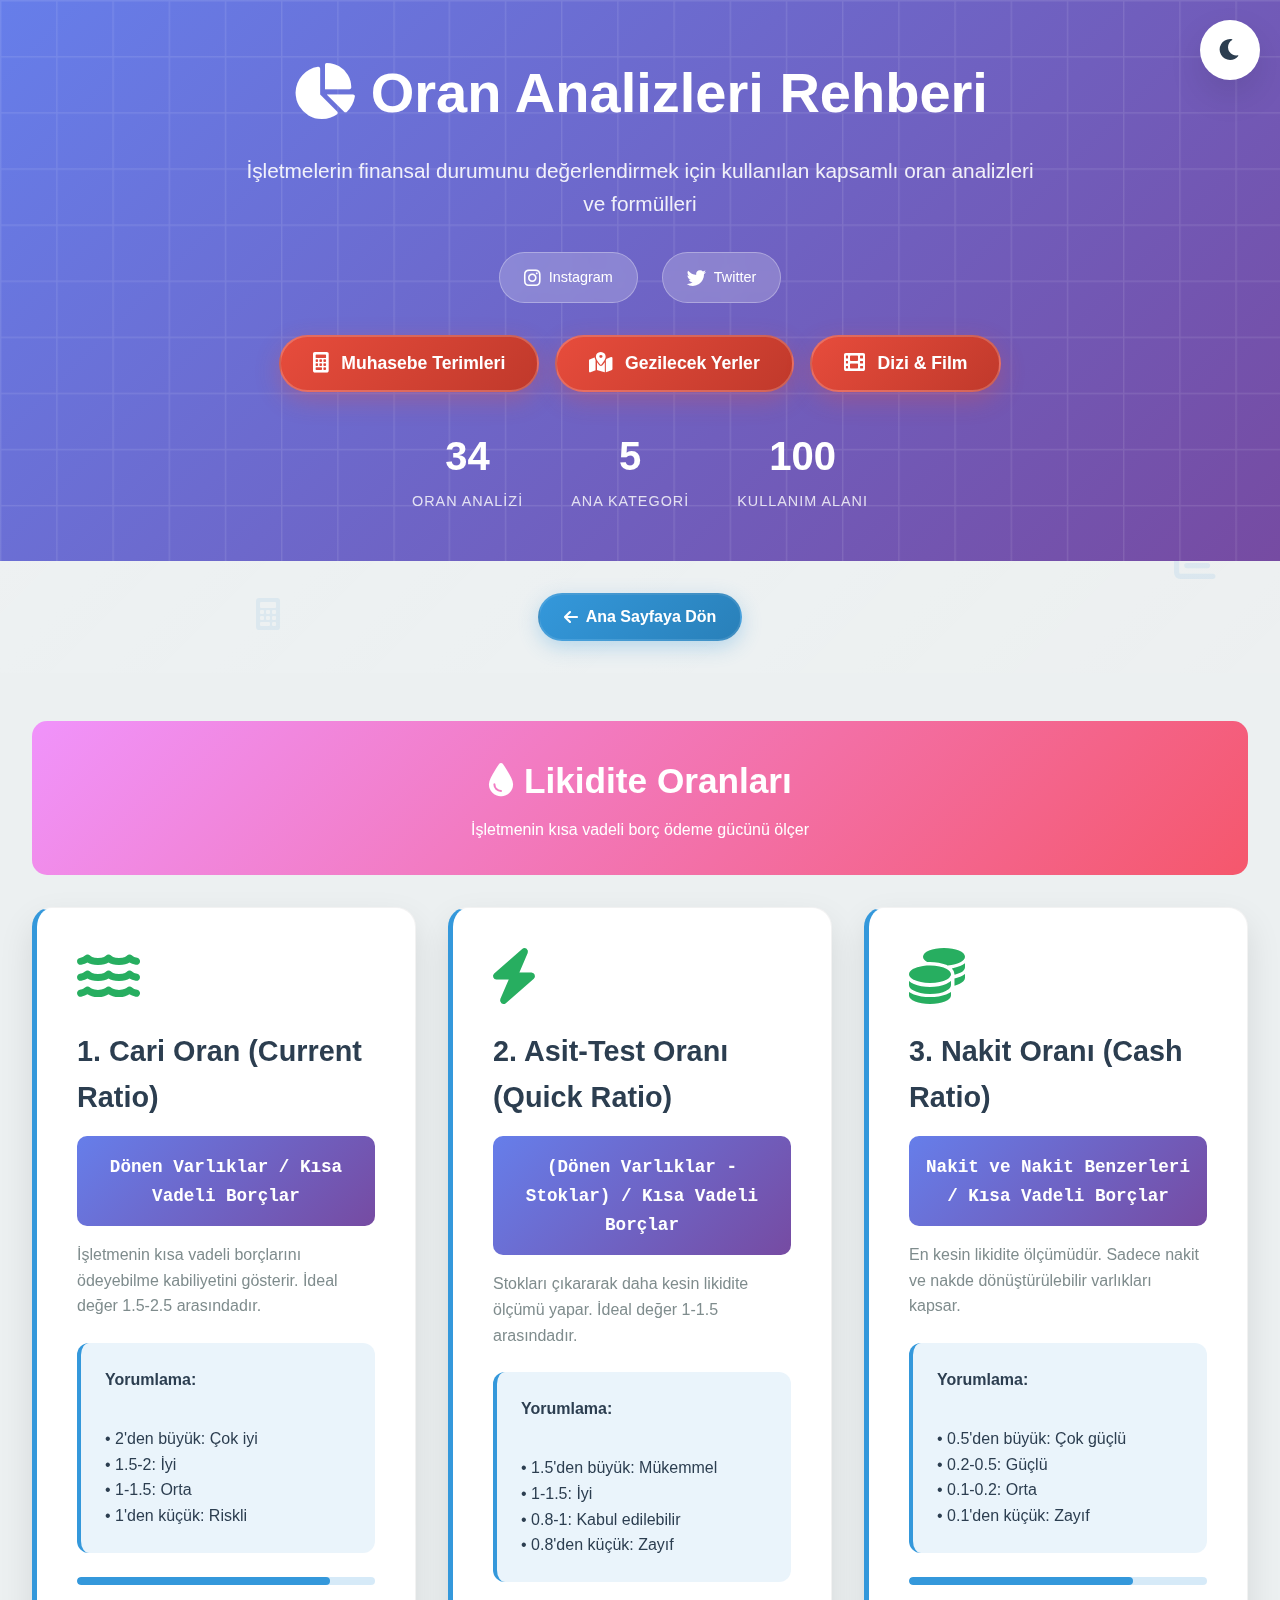
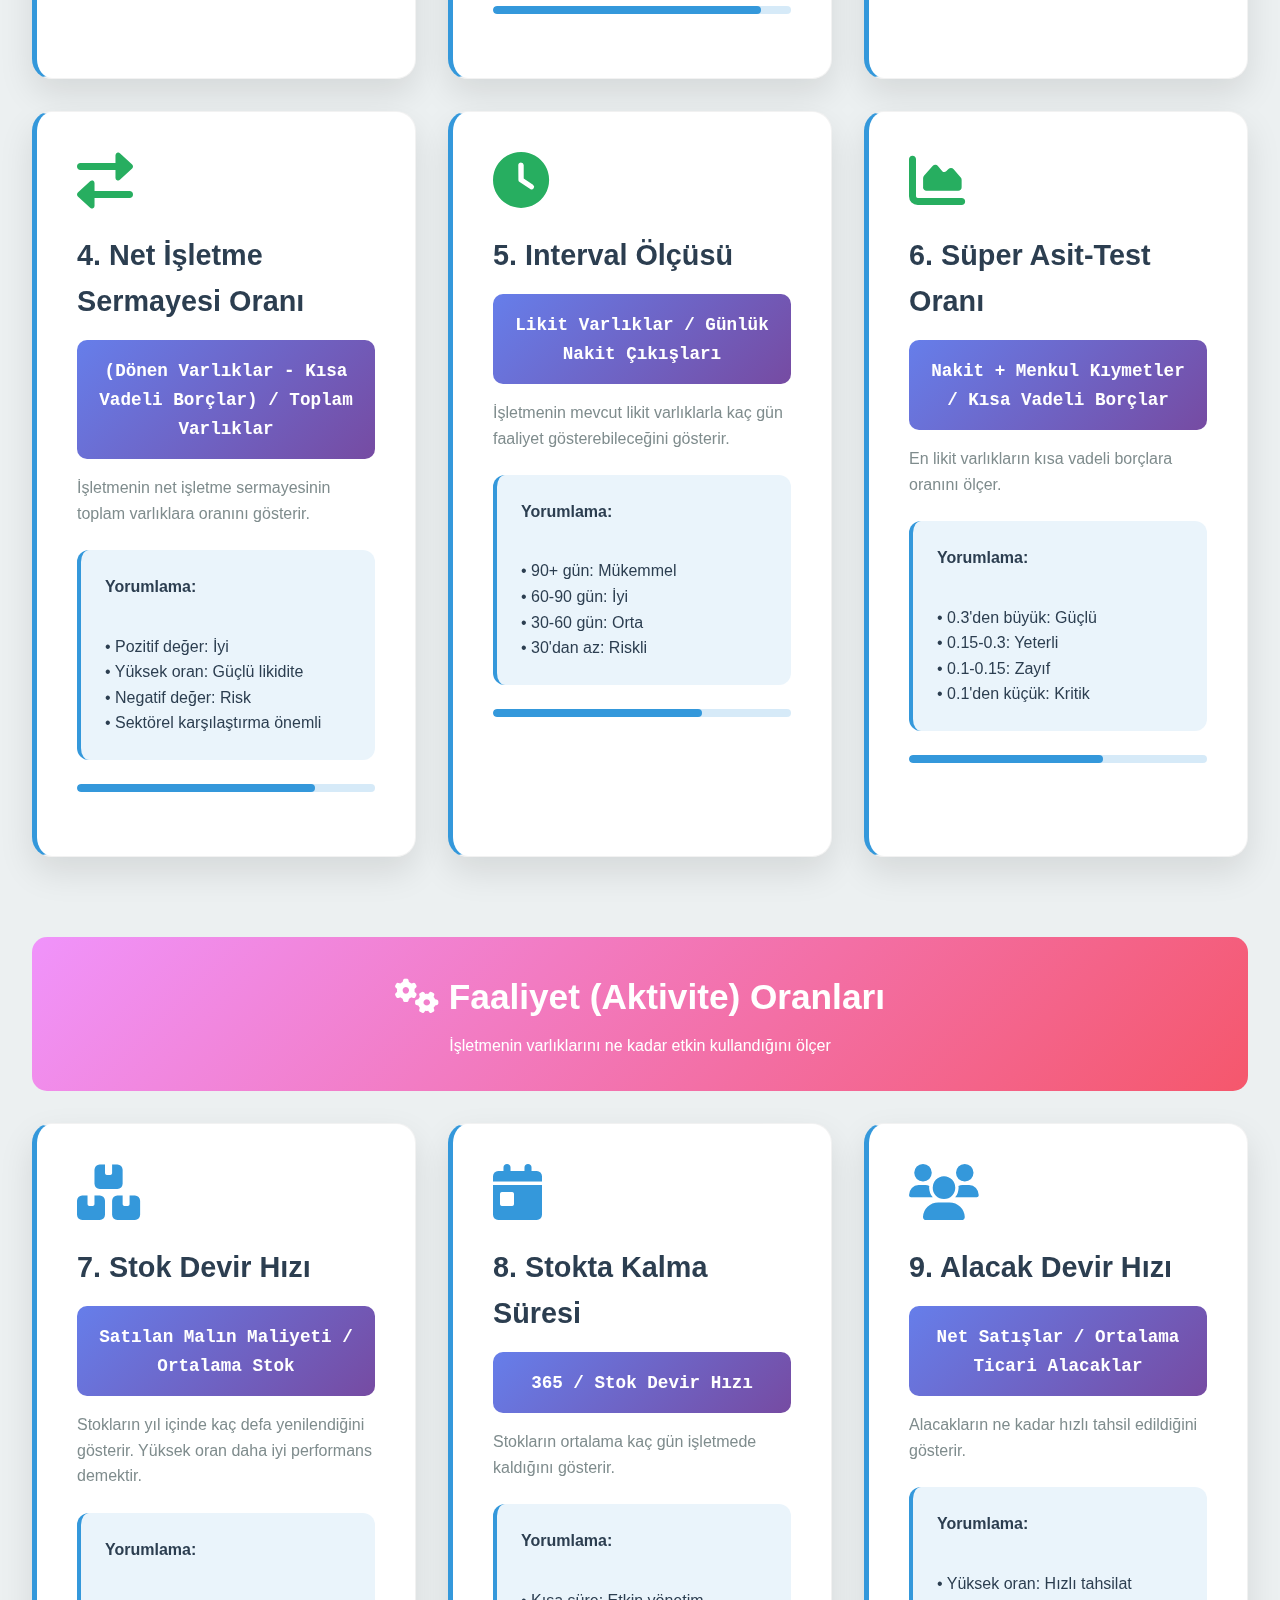
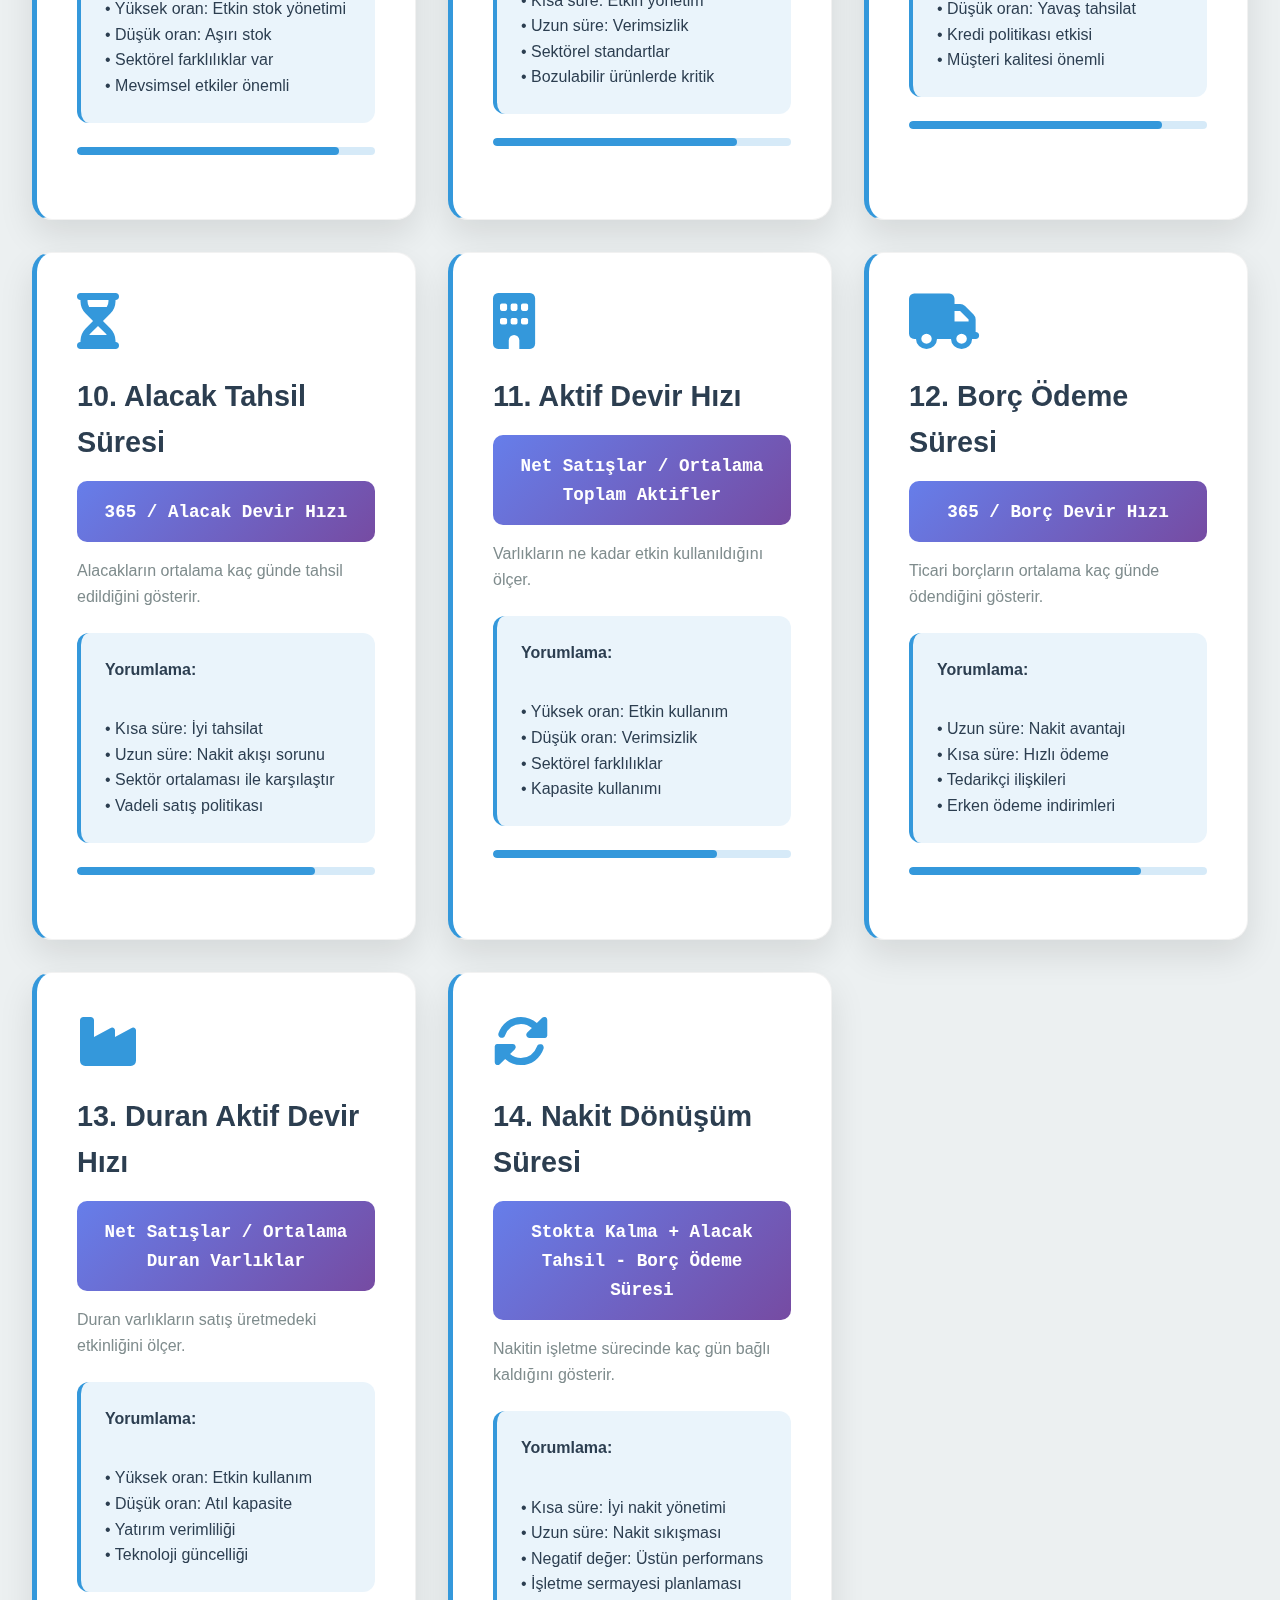
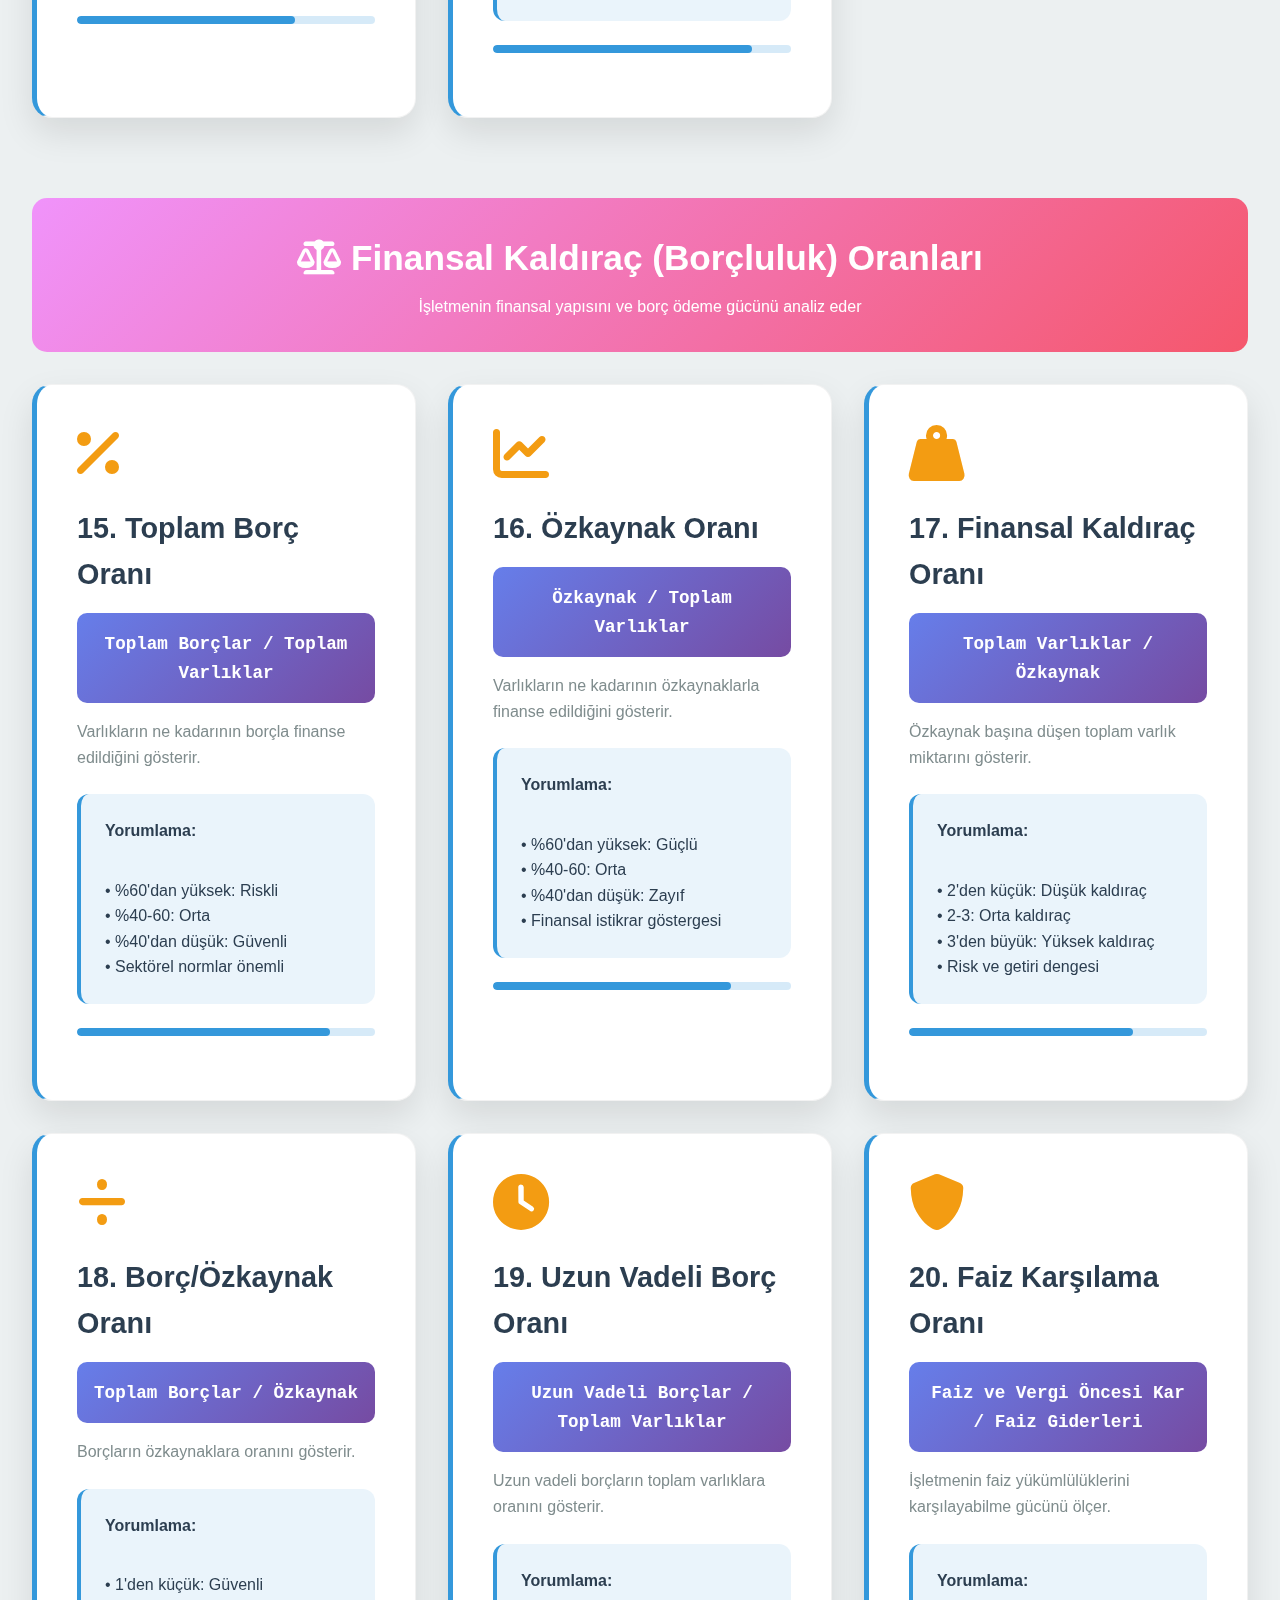
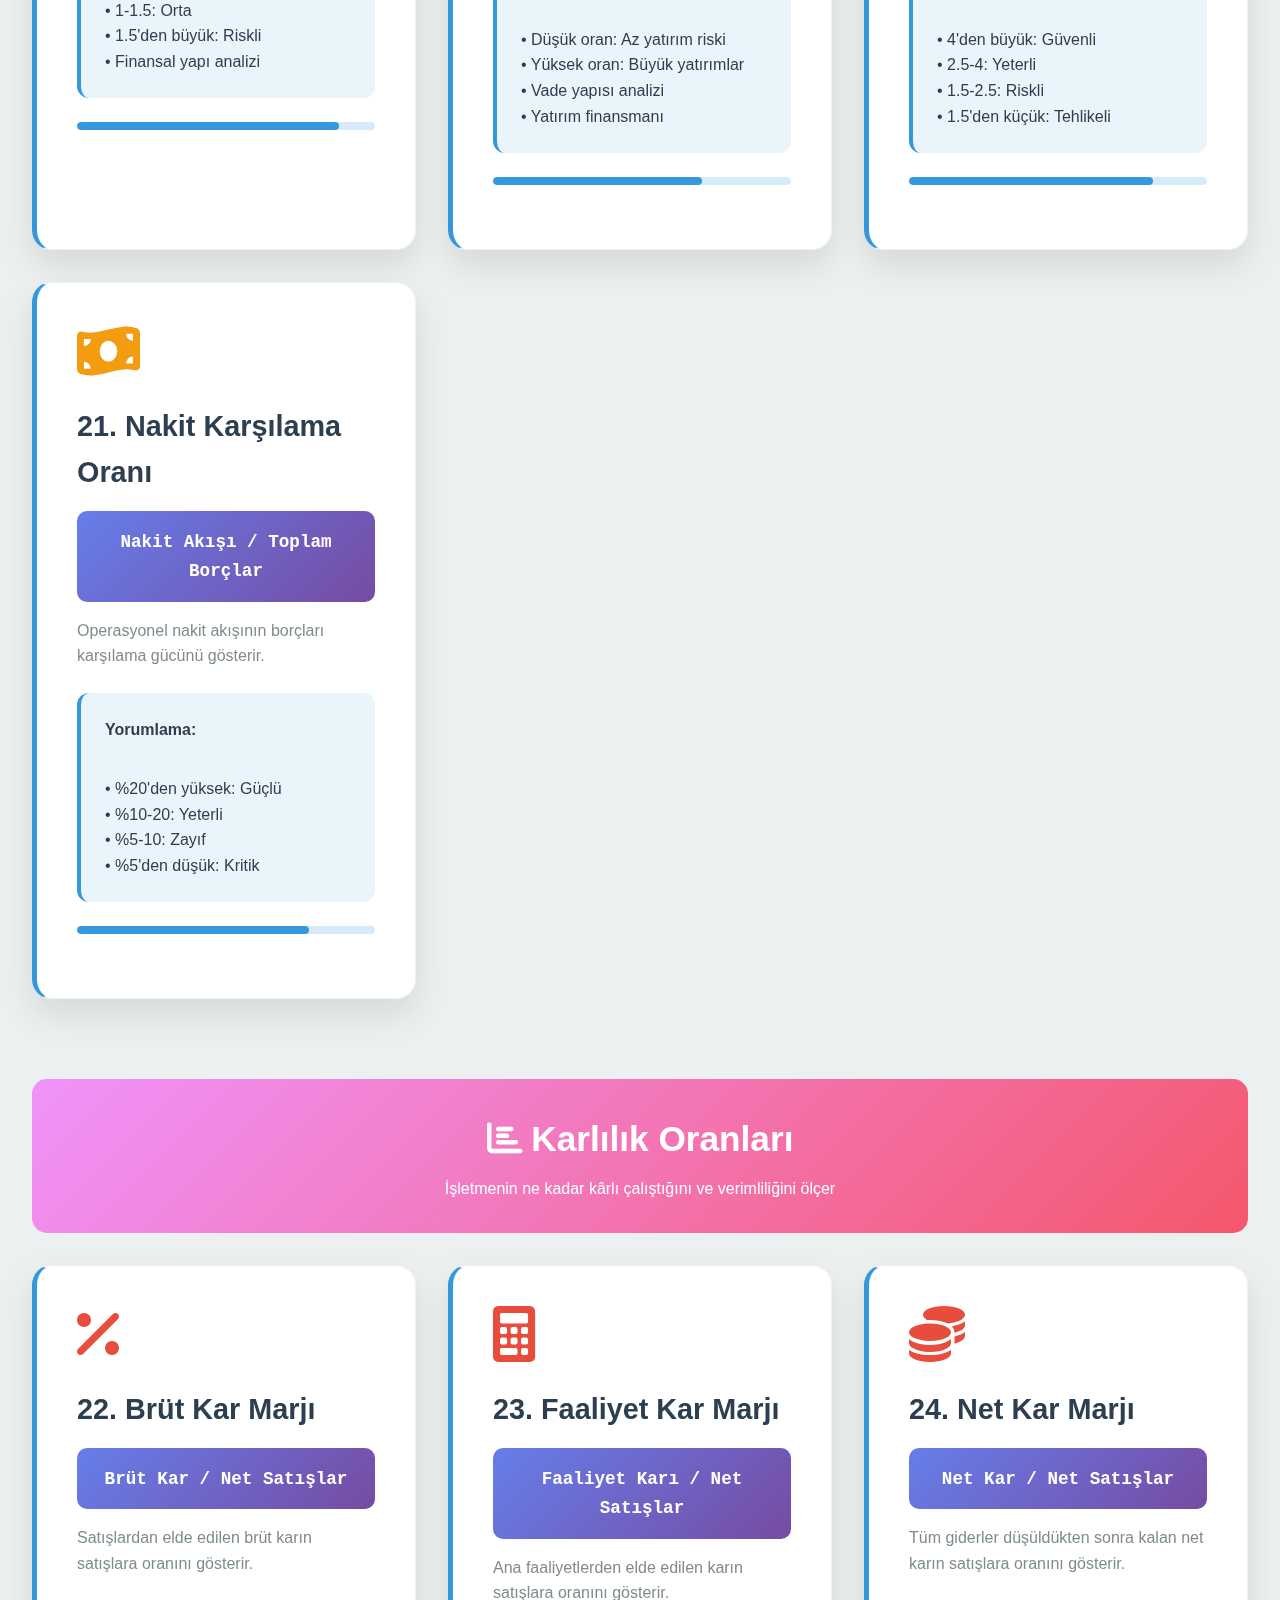
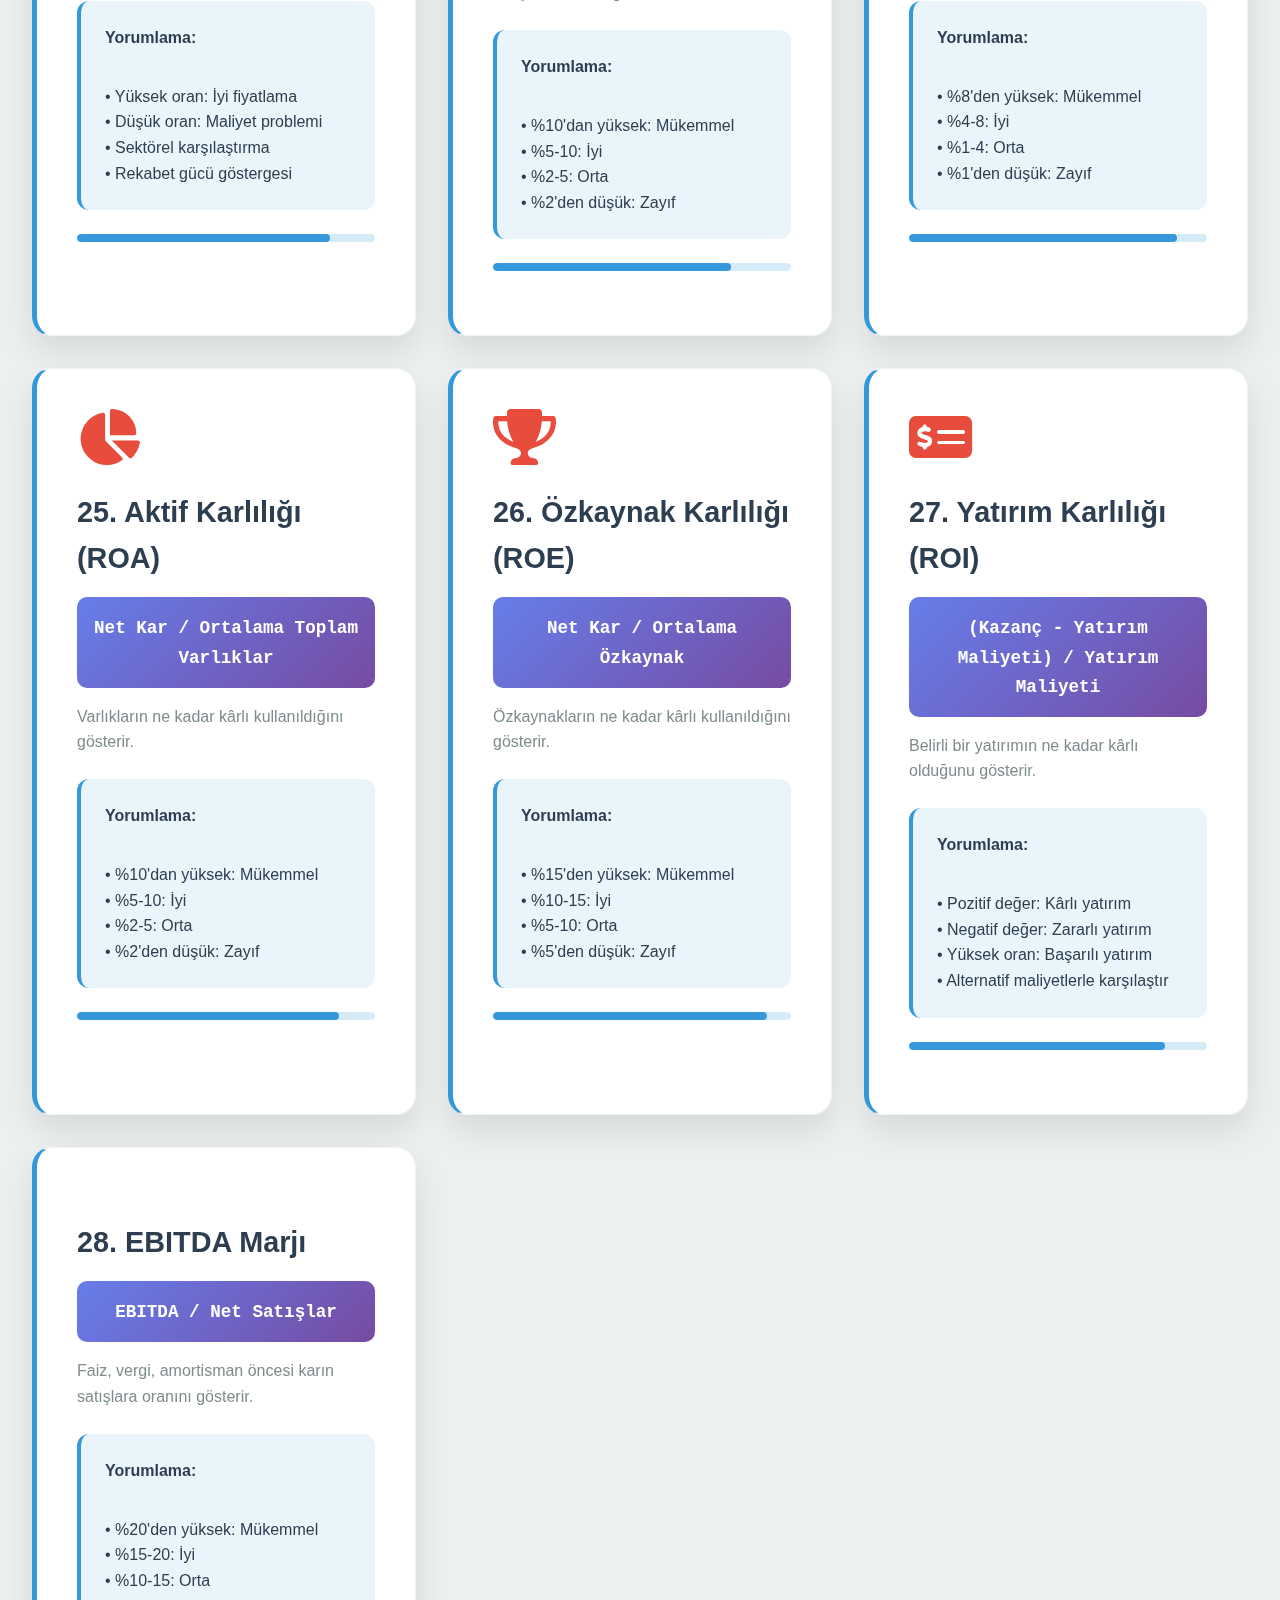
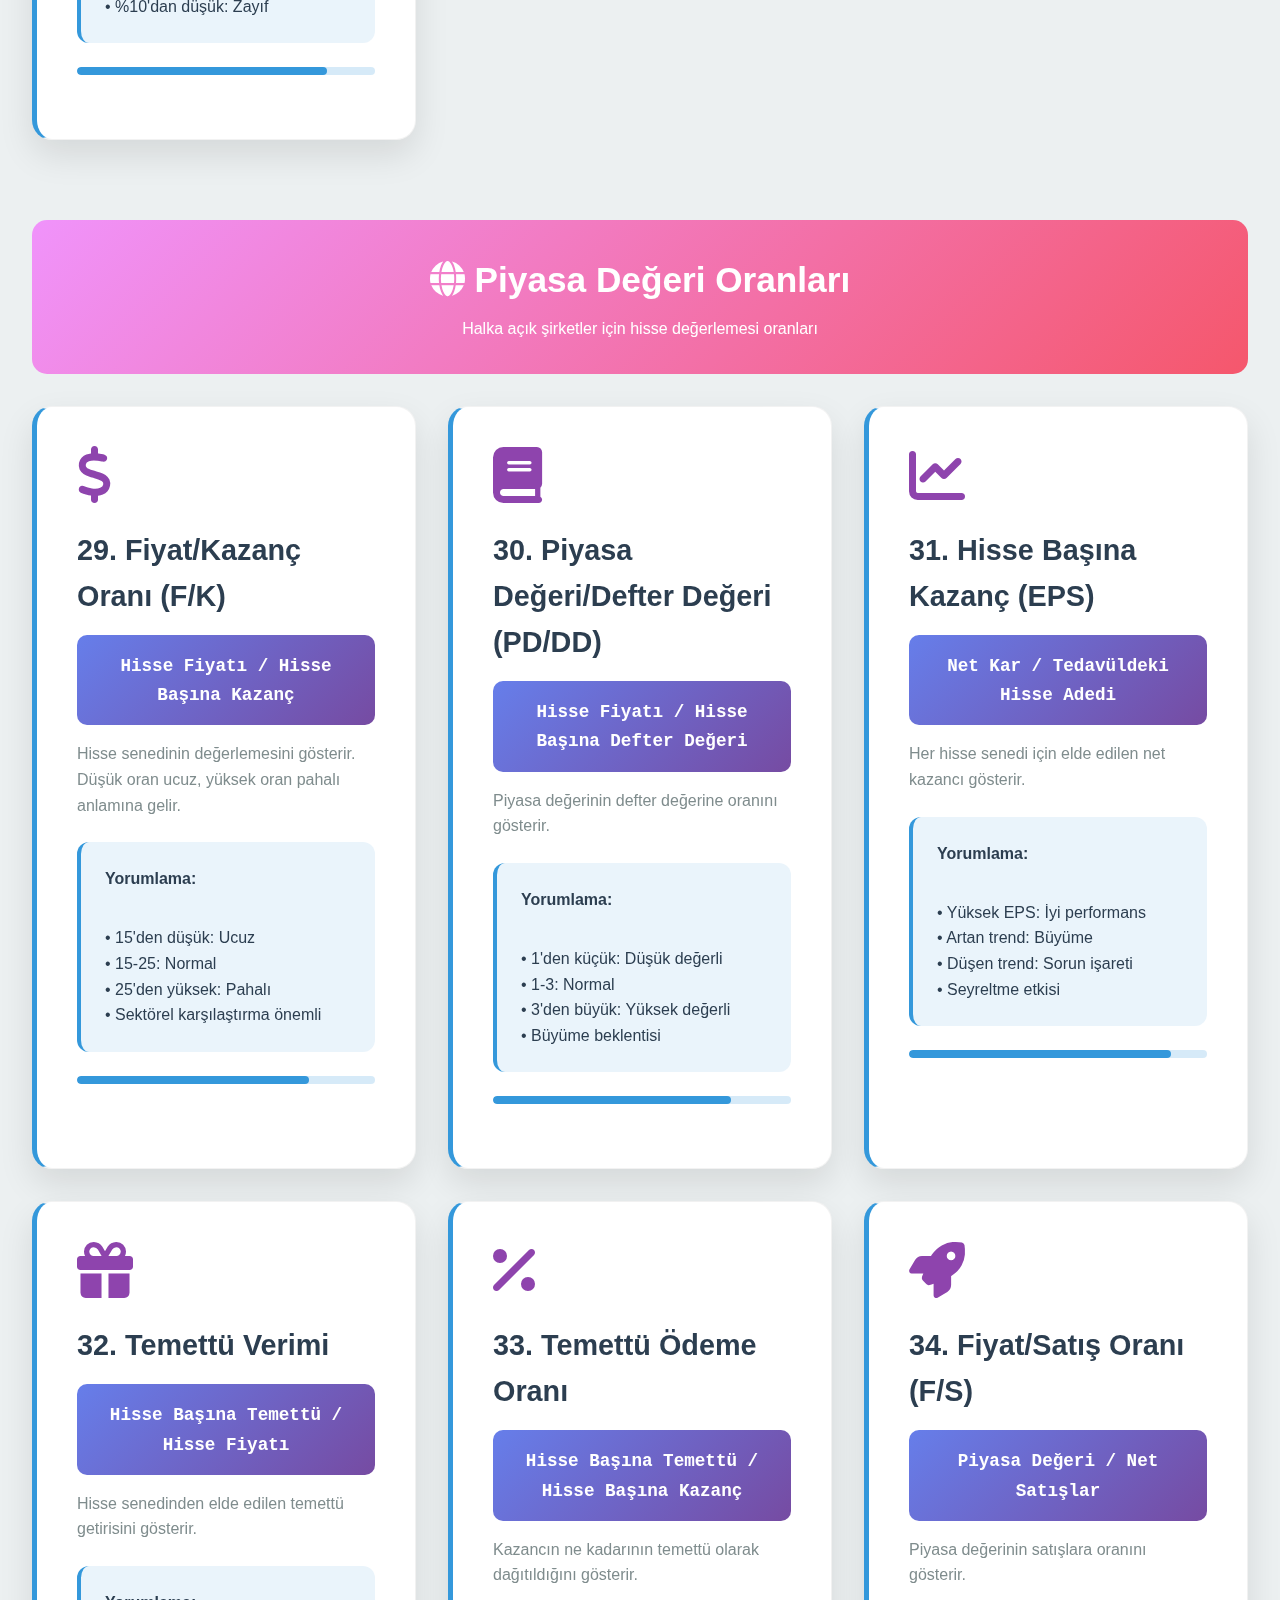
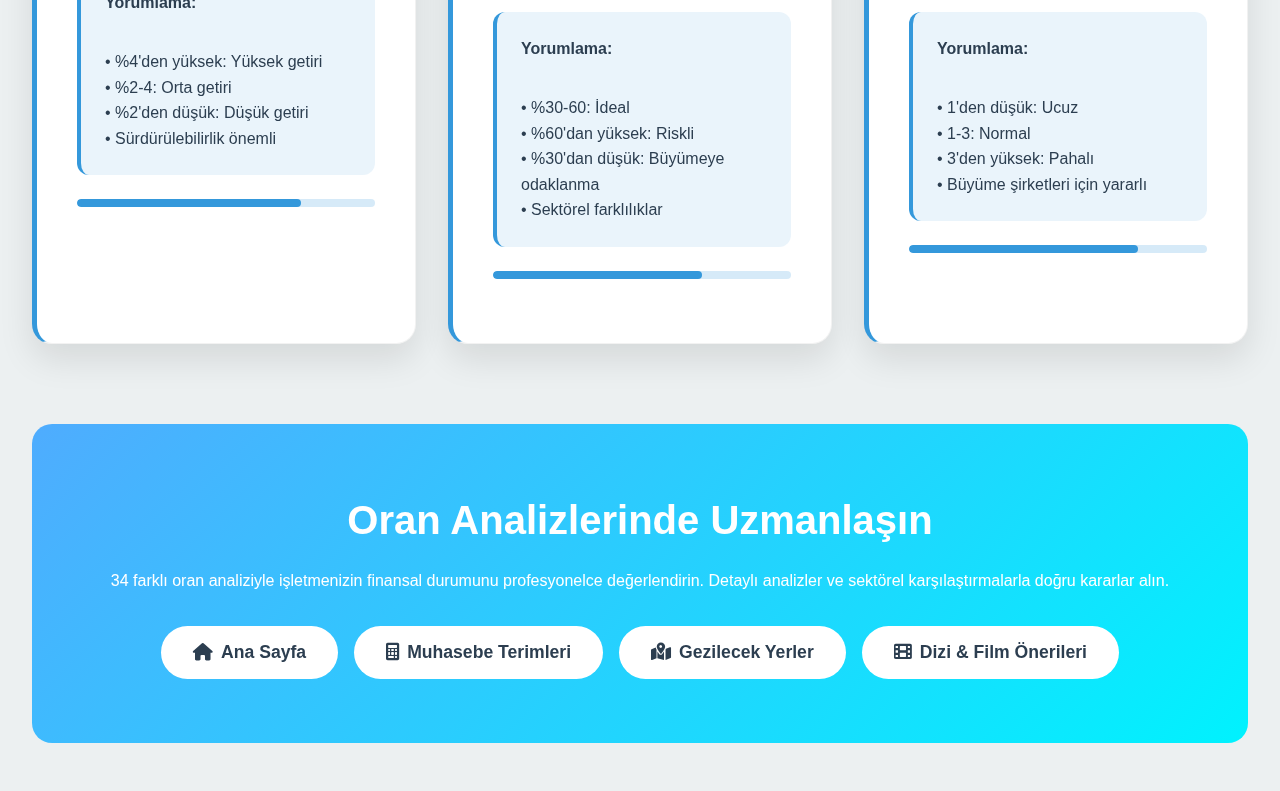
<file: oran-analizleri.html>
<!DOCTYPE html>
<html lang="tr">
<head>
    <meta charset="UTF-8">
    <meta name="viewport" content="width=device-width, initial-scale=1.0">
    <title>Oran Analizleri - Finansal Terimler Rehberi</title>
    <link href="https://cdnjs.cloudflare.com/ajax/libs/font-awesome/6.0.0/css/all.min.css" rel="stylesheet">
    <link rel="stylesheet" href="styles.css">
    <style>
        .formula {
            background: linear-gradient(135deg, #667eea 0%, #764ba2 100%);
            color: white;
            padding: 1rem;
            border-radius: 10px;
            margin: 1rem 0;
            text-align: center;
            font-weight: bold;
            font-size: 1.1rem;
        }
        .formula-text {
            font-family: 'Courier New', monospace;
        }
        .ratio-card {
            border-left: 5px solid var(--secondary-color);
        }
        .ratio-card:hover {
            border-left-color: var(--accent-color);
        }
    </style>
</head>
<body>
    <div class="scroll-indicator"></div>
    <button class="theme-toggle" onclick="toggleTheme()">
        <i class="fas fa-moon" id="theme-icon"></i>
    </button>
    
    <div class="floating-elements">
        <i class="fas fa-chart-line floating-icon" style="font-size: 3rem;"></i>
        <i class="fas fa-percentage floating-icon" style="font-size: 2.5rem;"></i>
        <i class="fas fa-calculator floating-icon" style="font-size: 2rem;"></i>
        <i class="fas fa-chart-pie floating-icon" style="font-size: 2.8rem;"></i>
        <i class="fas fa-analytics floating-icon" style="font-size: 2.2rem;"></i>
        <i class="fas fa-chart-bar floating-icon" style="font-size: 2.6rem;"></i>
    </div>
    
    <header class="header">
        <div class="header-content">
            <h1><i class="fas fa-chart-pie"></i> Oran Analizleri Rehberi</h1>
            <p>İşletmelerin finansal durumunu değerlendirmek için kullanılan kapsamlı oran analizleri ve formülleri</p>
            
            <!-- Sosyal Medya Linkleri -->
            <div class="social-links">
                <a href="https://www.instagram.com/aysegulasya.t?utm_source=ig_web_button_share_sheet&igsh=ZDNlZDc0MzIxNw==" target="_blank" class="social-link">
                    <i class="fab fa-instagram"></i>
                    <span>Instagram</span>
                </a>
                <a href="https://x.com/aysegulasya11?fbclid=PAZXh0bgNhZW0CMTEAAaeodzh0JLngsvWonGYTJrP2OLkA29UnGBnm1JWKtTuOF3QfPhe8QmS7D-klsg_aem_dkcnex2A182SMfL-DCe13w" target="_blank" class="social-link">
                    <i class="fab fa-twitter"></i>
                    <span>Twitter</span>
                </a>
            </div>
            
            <!-- Navigasyon Butonları -->
            <div class="header-cta">
                <button class="header-cta-button" onclick="window.location.href='muhasebe-terimleri.html'">
                    <i class="fas fa-calculator"></i>
                    <span>Muhasebe Terimleri</span>
                </button>
                <button class="header-cta-button" onclick="window.location.href='gezilecek-yerler.html'">
                    <i class="fas fa-map-marked-alt"></i>
                    <span>Gezilecek Yerler</span>
                </button>
                <button class="header-cta-button" onclick="window.location.href='dizi-film-onerileri.html'">
                    <i class="fas fa-film"></i>
                    <span>Dizi & Film</span>
                </button>
            </div>
            
            <div class="header-stats">
                <div class="header-stat">
                    <span class="number" data-target="34">0</span>
                    <span class="label">Oran Analizi</span>
                </div>
                <div class="header-stat">
                    <span class="number" data-target="5">0</span>
                    <span class="label">Ana Kategori</span>
                </div>
                <div class="header-stat">
                    <span class="number" data-target="100">0</span>
                    <span class="label">Kullanım Alanı</span>
                </div>
            </div>
        </div>
    </header>

    <!-- Geri Dönüş Butonu -->
    <div class="back-button-container">
        <button class="back-button" onclick="window.location.href='index.html'">
            <i class="fas fa-arrow-left"></i>
            <span>Ana Sayfaya Dön</span>
        </button>
    </div>

    <div class="container">
        <!-- Likidite Oranları -->
        <div class="category-section sirket-category">
            <div class="category-header">
                <h2><i class="fas fa-tint"></i> Likidite Oranları</h2>
                <p>İşletmenin kısa vadeli borç ödeme gücünü ölçer</p>
            </div>
            <div class="cards-grid">
                <div class="card ratio-card">
                    <i class="fas fa-water card-icon"></i>
                    <h3>1. Cari Oran (Current Ratio)</h3>
                    <div class="formula">
                        <span class="formula-text">Dönen Varlıklar / Kısa Vadeli Borçlar</span>
                    </div>
                    <p>İşletmenin kısa vadeli borçlarını ödeyebilme kabiliyetini gösterir. İdeal değer 1.5-2.5 arasındadır.</p>
                    <div class="card-details">
                        <strong>Yorumlama:</strong><br>
                        • 2'den büyük: Çok iyi<br>
                        • 1.5-2: İyi<br>
                        • 1-1.5: Orta<br>
                        • 1'den küçük: Riskli
                    </div>
                    <div class="progress-bar">
                        <div class="progress-fill" style="width: 85%;"></div>
                    </div>
                </div>

                <div class="card ratio-card">
                    <i class="fas fa-bolt card-icon"></i>
                    <h3>2. Asit-Test Oranı (Quick Ratio)</h3>
                    <div class="formula">
                        <span class="formula-text">(Dönen Varlıklar - Stoklar) / Kısa Vadeli Borçlar</span>
                    </div>
                    <p>Stokları çıkararak daha kesin likidite ölçümü yapar. İdeal değer 1-1.5 arasındadır.</p>
                    <div class="card-details">
                        <strong>Yorumlama:</strong><br>
                        • 1.5'den büyük: Mükemmel<br>
                        • 1-1.5: İyi<br>
                        • 0.8-1: Kabul edilebilir<br>
                        • 0.8'den küçük: Zayıf
                    </div>
                    <div class="progress-bar">
                        <div class="progress-fill" style="width: 90%;"></div>
                    </div>
                </div>

                <div class="card ratio-card">
                    <i class="fas fa-coins card-icon"></i>
                    <h3>3. Nakit Oranı (Cash Ratio)</h3>
                    <div class="formula">
                        <span class="formula-text">Nakit ve Nakit Benzerleri / Kısa Vadeli Borçlar</span>
                    </div>
                    <p>En kesin likidite ölçümüdür. Sadece nakit ve nakde dönüştürülebilir varlıkları kapsar.</p>
                    <div class="card-details">
                        <strong>Yorumlama:</strong><br>
                        • 0.5'den büyük: Çok güçlü<br>
                        • 0.2-0.5: Güçlü<br>
                        • 0.1-0.2: Orta<br>
                        • 0.1'den küçük: Zayıf
                    </div>
                    <div class="progress-bar">
                        <div class="progress-fill" style="width: 75%;"></div>
                    </div>
                </div>

                <div class="card ratio-card">
                    <i class="fas fa-exchange-alt card-icon"></i>
                    <h3>4. Net İşletme Sermayesi Oranı</h3>
                    <div class="formula">
                        <span class="formula-text">(Dönen Varlıklar - Kısa Vadeli Borçlar) / Toplam Varlıklar</span>
                    </div>
                    <p>İşletmenin net işletme sermayesinin toplam varlıklara oranını gösterir.</p>
                    <div class="card-details">
                        <strong>Yorumlama:</strong><br>
                        • Pozitif değer: İyi<br>
                        • Yüksek oran: Güçlü likidite<br>
                        • Negatif değer: Risk<br>
                        • Sektörel karşılaştırma önemli
                    </div>
                    <div class="progress-bar">
                        <div class="progress-fill" style="width: 80%;"></div>
                    </div>
                </div>

                <div class="card ratio-card">
                    <i class="fas fa-clock card-icon"></i>
                    <h3>5. Interval Ölçüsü</h3>
                    <div class="formula">
                        <span class="formula-text">Likit Varlıklar / Günlük Nakit Çıkışları</span>
                    </div>
                    <p>İşletmenin mevcut likit varlıklarla kaç gün faaliyet gösterebileceğini gösterir.</p>
                    <div class="card-details">
                        <strong>Yorumlama:</strong><br>
                        • 90+ gün: Mükemmel<br>
                        • 60-90 gün: İyi<br>
                        • 30-60 gün: Orta<br>
                        • 30'dan az: Riskli
                    </div>
                    <div class="progress-bar">
                        <div class="progress-fill" style="width: 70%;"></div>
                    </div>
                </div>

                <div class="card ratio-card">
                    <i class="fas fa-chart-area card-icon"></i>
                    <h3>6. Süper Asit-Test Oranı</h3>
                    <div class="formula">
                        <span class="formula-text">Nakit + Menkul Kıymetler / Kısa Vadeli Borçlar</span>
                    </div>
                    <p>En likit varlıkların kısa vadeli borçlara oranını ölçer.</p>
                    <div class="card-details">
                        <strong>Yorumlama:</strong><br>
                        • 0.3'den büyük: Güçlü<br>
                        • 0.15-0.3: Yeterli<br>
                        • 0.1-0.15: Zayıf<br>
                        • 0.1'den küçük: Kritik
                    </div>
                    <div class="progress-bar">
                        <div class="progress-fill" style="width: 65%;"></div>
                    </div>
                </div>
            </div>
        </div>

        <!-- Faaliyet (Aktivite) Oranları -->
        <div class="category-section muhasebe-category">
            <div class="category-header">
                <h2><i class="fas fa-cogs"></i> Faaliyet (Aktivite) Oranları</h2>
                <p>İşletmenin varlıklarını ne kadar etkin kullandığını ölçer</p>
            </div>
            <div class="cards-grid">
                <div class="card ratio-card">
                    <i class="fas fa-boxes card-icon"></i>
                    <h3>7. Stok Devir Hızı</h3>
                    <div class="formula">
                        <span class="formula-text">Satılan Malın Maliyeti / Ortalama Stok</span>
                    </div>
                    <p>Stokların yıl içinde kaç defa yenilendiğini gösterir. Yüksek oran daha iyi performans demektir.</p>
                    <div class="card-details">
                        <strong>Yorumlama:</strong><br>
                        • Yüksek oran: Etkin stok yönetimi<br>
                        • Düşük oran: Aşırı stok<br>
                        • Sektörel farklılıklar var<br>
                        • Mevsimsel etkiler önemli
                    </div>
                    <div class="progress-bar">
                        <div class="progress-fill" style="width: 88%;"></div>
                    </div>
                </div>

                <div class="card ratio-card">
                    <i class="fas fa-calendar-day card-icon"></i>
                    <h3>8. Stokta Kalma Süresi</h3>
                    <div class="formula">
                        <span class="formula-text">365 / Stok Devir Hızı</span>
                    </div>
                    <p>Stokların ortalama kaç gün işletmede kaldığını gösterir.</p>
                    <div class="card-details">
                        <strong>Yorumlama:</strong><br>
                        • Kısa süre: Etkin yönetim<br>
                        • Uzun süre: Verimsizlik<br>
                        • Sektörel standartlar<br>
                        • Bozulabilir ürünlerde kritik
                    </div>
                    <div class="progress-bar">
                        <div class="progress-fill" style="width: 82%;"></div>
                    </div>
                </div>

                <div class="card ratio-card">
                    <i class="fas fa-users card-icon"></i>
                    <h3>9. Alacak Devir Hızı</h3>
                    <div class="formula">
                        <span class="formula-text">Net Satışlar / Ortalama Ticari Alacaklar</span>
                    </div>
                    <p>Alacakların ne kadar hızlı tahsil edildiğini gösterir.</p>
                    <div class="card-details">
                        <strong>Yorumlama:</strong><br>
                        • Yüksek oran: Hızlı tahsilat<br>
                        • Düşük oran: Yavaş tahsilat<br>
                        • Kredi politikası etkisi<br>
                        • Müşteri kalitesi önemli
                    </div>
                    <div class="progress-bar">
                        <div class="progress-fill" style="width: 85%;"></div>
                    </div>
                </div>

                <div class="card ratio-card">
                    <i class="fas fa-hourglass-half card-icon"></i>
                    <h3>10. Alacak Tahsil Süresi</h3>
                    <div class="formula">
                        <span class="formula-text">365 / Alacak Devir Hızı</span>
                    </div>
                    <p>Alacakların ortalama kaç günde tahsil edildiğini gösterir.</p>
                    <div class="card-details">
                        <strong>Yorumlama:</strong><br>
                        • Kısa süre: İyi tahsilat<br>
                        • Uzun süre: Nakit akışı sorunu<br>
                        • Sektör ortalaması ile karşılaştır<br>
                        • Vadeli satış politikası
                    </div>
                    <div class="progress-bar">
                        <div class="progress-fill" style="width: 80%;"></div>
                    </div>
                </div>

                <div class="card ratio-card">
                    <i class="fas fa-building card-icon"></i>
                    <h3>11. Aktif Devir Hızı</h3>
                    <div class="formula">
                        <span class="formula-text">Net Satışlar / Ortalama Toplam Aktifler</span>
                    </div>
                    <p>Varlıkların ne kadar etkin kullanıldığını ölçer.</p>
                    <div class="card-details">
                        <strong>Yorumlama:</strong><br>
                        • Yüksek oran: Etkin kullanım<br>
                        • Düşük oran: Verimsizlik<br>
                        • Sektörel farklılıklar<br>
                        • Kapasite kullanımı
                    </div>
                    <div class="progress-bar">
                        <div class="progress-fill" style="width: 75%;"></div>
                    </div>
                </div>

                <div class="card ratio-card">
                    <i class="fas fa-truck card-icon"></i>
                    <h3>12. Borç Ödeme Süresi</h3>
                    <div class="formula">
                        <span class="formula-text">365 / Borç Devir Hızı</span>
                    </div>
                    <p>Ticari borçların ortalama kaç günde ödendiğini gösterir.</p>
                    <div class="card-details">
                        <strong>Yorumlama:</strong><br>
                        • Uzun süre: Nakit avantajı<br>
                        • Kısa süre: Hızlı ödeme<br>
                        • Tedarikçi ilişkileri<br>
                        • Erken ödeme indirimleri
                    </div>
                    <div class="progress-bar">
                        <div class="progress-fill" style="width: 78%;"></div>
                    </div>
                </div>

                <div class="card ratio-card">
                    <i class="fas fa-industry card-icon"></i>
                    <h3>13. Duran Aktif Devir Hızı</h3>
                    <div class="formula">
                        <span class="formula-text">Net Satışlar / Ortalama Duran Varlıklar</span>
                    </div>
                    <p>Duran varlıkların satış üretmedeki etkinliğini ölçer.</p>
                    <div class="card-details">
                        <strong>Yorumlama:</strong><br>
                        • Yüksek oran: Etkin kullanım<br>
                        • Düşük oran: Atıl kapasite<br>
                        • Yatırım verimliliği<br>
                        • Teknoloji güncelliği
                    </div>
                    <div class="progress-bar">
                        <div class="progress-fill" style="width: 73%;"></div>
                    </div>
                </div>

                <div class="card ratio-card">
                    <i class="fas fa-sync-alt card-icon"></i>
                    <h3>14. Nakit Dönüşüm Süresi</h3>
                    <div class="formula">
                        <span class="formula-text">Stokta Kalma + Alacak Tahsil - Borç Ödeme Süresi</span>
                    </div>
                    <p>Nakitin işletme sürecinde kaç gün bağlı kaldığını gösterir.</p>
                    <div class="card-details">
                        <strong>Yorumlama:</strong><br>
                        • Kısa süre: İyi nakit yönetimi<br>
                        • Uzun süre: Nakit sıkışması<br>
                        • Negatif değer: Üstün performans<br>
                        • İşletme sermayesi planlaması
                    </div>
                    <div class="progress-bar">
                        <div class="progress-fill" style="width: 87%;"></div>
                    </div>
                </div>
            </div>
        </div>

        <!-- Finansal Kaldıraç Oranları -->
        <div class="category-section vergi-category">
            <div class="category-header">
                <h2><i class="fas fa-balance-scale"></i> Finansal Kaldıraç (Borçluluk) Oranları</h2>
                <p>İşletmenin finansal yapısını ve borç ödeme gücünü analiz eder</p>
            </div>
            <div class="cards-grid">
                <div class="card ratio-card">
                    <i class="fas fa-percent card-icon"></i>
                    <h3>15. Toplam Borç Oranı</h3>
                    <div class="formula">
                        <span class="formula-text">Toplam Borçlar / Toplam Varlıklar</span>
                    </div>
                    <p>Varlıkların ne kadarının borçla finanse edildiğini gösterir.</p>
                    <div class="card-details">
                        <strong>Yorumlama:</strong><br>
                        • %60'dan yüksek: Riskli<br>
                        • %40-60: Orta<br>
                        • %40'dan düşük: Güvenli<br>
                        • Sektörel normlar önemli
                    </div>
                    <div class="progress-bar">
                        <div class="progress-fill" style="width: 85%;"></div>
                    </div>
                </div>

                <div class="card ratio-card">
                    <i class="fas fa-chart-line card-icon"></i>
                    <h3>16. Özkaynak Oranı</h3>
                    <div class="formula">
                        <span class="formula-text">Özkaynak / Toplam Varlıklar</span>
                    </div>
                    <p>Varlıkların ne kadarının özkaynaklarla finanse edildiğini gösterir.</p>
                    <div class="card-details">
                        <strong>Yorumlama:</strong><br>
                        • %60'dan yüksek: Güçlü<br>
                        • %40-60: Orta<br>
                        • %40'dan düşük: Zayıf<br>
                        • Finansal istikrar göstergesi
                    </div>
                    <div class="progress-bar">
                        <div class="progress-fill" style="width: 80%;"></div>
                    </div>
                </div>

                <div class="card ratio-card">
                    <i class="fas fa-weight-hanging card-icon"></i>
                    <h3>17. Finansal Kaldıraç Oranı</h3>
                    <div class="formula">
                        <span class="formula-text">Toplam Varlıklar / Özkaynak</span>
                    </div>
                    <p>Özkaynak başına düşen toplam varlık miktarını gösterir.</p>
                    <div class="card-details">
                        <strong>Yorumlama:</strong><br>
                        • 2'den küçük: Düşük kaldıraç<br>
                        • 2-3: Orta kaldıraç<br>
                        • 3'den büyük: Yüksek kaldıraç<br>
                        • Risk ve getiri dengesi
                    </div>
                    <div class="progress-bar">
                        <div class="progress-fill" style="width: 75%;"></div>
                    </div>
                </div>

                <div class="card ratio-card">
                    <i class="fas fa-divide card-icon"></i>
                    <h3>18. Borç/Özkaynak Oranı</h3>
                    <div class="formula">
                        <span class="formula-text">Toplam Borçlar / Özkaynak</span>
                    </div>
                    <p>Borçların özkaynaklara oranını gösterir.</p>
                    <div class="card-details">
                        <strong>Yorumlama:</strong><br>
                        • 1'den küçük: Güvenli<br>
                        • 1-1.5: Orta<br>
                        • 1.5'den büyük: Riskli<br>
                        • Finansal yapı analizi
                    </div>
                    <div class="progress-bar">
                        <div class="progress-fill" style="width: 88%;"></div>
                    </div>
                </div>

                <div class="card ratio-card">
                    <i class="fas fa-clock card-icon"></i>
                    <h3>19. Uzun Vadeli Borç Oranı</h3>
                    <div class="formula">
                        <span class="formula-text">Uzun Vadeli Borçlar / Toplam Varlıklar</span>
                    </div>
                    <p>Uzun vadeli borçların toplam varlıklara oranını gösterir.</p>
                    <div class="card-details">
                        <strong>Yorumlama:</strong><br>
                        • Düşük oran: Az yatırım riski<br>
                        • Yüksek oran: Büyük yatırımlar<br>
                        • Vade yapısı analizi<br>
                        • Yatırım finansmanı
                    </div>
                    <div class="progress-bar">
                        <div class="progress-fill" style="width: 70%;"></div>
                    </div>
                </div>

                <div class="card ratio-card">
                    <i class="fas fa-shield-alt card-icon"></i>
                    <h3>20. Faiz Karşılama Oranı</h3>
                    <div class="formula">
                        <span class="formula-text">Faiz ve Vergi Öncesi Kar / Faiz Giderleri</span>
                    </div>
                    <p>İşletmenin faiz yükümlülüklerini karşılayabilme gücünü ölçer.</p>
                    <div class="card-details">
                        <strong>Yorumlama:</strong><br>
                        • 4'den büyük: Güvenli<br>
                        • 2.5-4: Yeterli<br>
                        • 1.5-2.5: Riskli<br>
                        • 1.5'den küçük: Tehlikeli
                    </div>
                    <div class="progress-bar">
                        <div class="progress-fill" style="width: 82%;"></div>
                    </div>
                </div>

                <div class="card ratio-card">
                    <i class="fas fa-money-bill-wave card-icon"></i>
                    <h3>21. Nakit Karşılama Oranı</h3>
                    <div class="formula">
                        <span class="formula-text">Nakit Akışı / Toplam Borçlar</span>
                    </div>
                    <p>Operasyonel nakit akışının borçları karşılama gücünü gösterir.</p>
                    <div class="card-details">
                        <strong>Yorumlama:</strong><br>
                        • %20'den yüksek: Güçlü<br>
                        • %10-20: Yeterli<br>
                        • %5-10: Zayıf<br>
                        • %5'den düşük: Kritik
                    </div>
                    <div class="progress-bar">
                        <div class="progress-fill" style="width: 78%;"></div>
                    </div>
                </div>
            </div>
        </div>

        <!-- Karlılık Oranları -->
        <div class="category-section islem-category">
            <div class="category-header">
                <h2><i class="fas fa-chart-bar"></i> Karlılık Oranları</h2>
                <p>İşletmenin ne kadar kârlı çalıştığını ve verimliliğini ölçer</p>
            </div>
            <div class="cards-grid">
                <div class="card ratio-card">
                    <i class="fas fa-percentage card-icon"></i>
                    <h3>22. Brüt Kar Marjı</h3>
                    <div class="formula">
                        <span class="formula-text">Brüt Kar / Net Satışlar</span>
                    </div>
                    <p>Satışlardan elde edilen brüt karın satışlara oranını gösterir.</p>
                    <div class="card-details">
                        <strong>Yorumlama:</strong><br>
                        • Yüksek oran: İyi fiyatlama<br>
                        • Düşük oran: Maliyet problemi<br>
                        • Sektörel karşılaştırma<br>
                        • Rekabet gücü göstergesi
                    </div>
                    <div class="progress-bar">
                        <div class="progress-fill" style="width: 85%;"></div>
                    </div>
                </div>

                <div class="card ratio-card">
                    <i class="fas fa-calculator card-icon"></i>
                    <h3>23. Faaliyet Kar Marjı</h3>
                    <div class="formula">
                        <span class="formula-text">Faaliyet Karı / Net Satışlar</span>
                    </div>
                    <p>Ana faaliyetlerden elde edilen karın satışlara oranını gösterir.</p>
                    <div class="card-details">
                        <strong>Yorumlama:</strong><br>
                        • %10'dan yüksek: Mükemmel<br>
                        • %5-10: İyi<br>
                        • %2-5: Orta<br>
                        • %2'den düşük: Zayıf
                    </div>
                    <div class="progress-bar">
                        <div class="progress-fill" style="width: 80%;"></div>
                    </div>
                </div>

                <div class="card ratio-card">
                    <i class="fas fa-coins card-icon"></i>
                    <h3>24. Net Kar Marjı</h3>
                    <div class="formula">
                        <span class="formula-text">Net Kar / Net Satışlar</span>
                    </div>
                    <p>Tüm giderler düşüldükten sonra kalan net karın satışlara oranını gösterir.</p>
                    <div class="card-details">
                        <strong>Yorumlama:</strong><br>
                        • %8'den yüksek: Mükemmel<br>
                        • %4-8: İyi<br>
                        • %1-4: Orta<br>
                        • %1'den düşük: Zayıf
                    </div>
                    <div class="progress-bar">
                        <div class="progress-fill" style="width: 90%;"></div>
                    </div>
                </div>

                <div class="card ratio-card">
                    <i class="fas fa-chart-pie card-icon"></i>
                    <h3>25. Aktif Karlılığı (ROA)</h3>
                    <div class="formula">
                        <span class="formula-text">Net Kar / Ortalama Toplam Varlıklar</span>
                    </div>
                    <p>Varlıkların ne kadar kârlı kullanıldığını gösterir.</p>
                    <div class="card-details">
                        <strong>Yorumlama:</strong><br>
                        • %10'dan yüksek: Mükemmel<br>
                        • %5-10: İyi<br>
                        • %2-5: Orta<br>
                        • %2'den düşük: Zayıf
                    </div>
                    <div class="progress-bar">
                        <div class="progress-fill" style="width: 88%;"></div>
                    </div>
                </div>

                <div class="card ratio-card">
                    <i class="fas fa-trophy card-icon"></i>
                    <h3>26. Özkaynak Karlılığı (ROE)</h3>
                    <div class="formula">
                        <span class="formula-text">Net Kar / Ortalama Özkaynak</span>
                    </div>
                    <p>Özkaynakların ne kadar kârlı kullanıldığını gösterir.</p>
                    <div class="card-details">
                        <strong>Yorumlama:</strong><br>
                        • %15'den yüksek: Mükemmel<br>
                        • %10-15: İyi<br>
                        • %5-10: Orta<br>
                        • %5'den düşük: Zayıf
                    </div>
                    <div class="progress-bar">
                        <div class="progress-fill" style="width: 92%;"></div>
                    </div>
                </div>

                <div class="card ratio-card">
                    <i class="fas fa-money-check-alt card-icon"></i>
                    <h3>27. Yatırım Karlılığı (ROI)</h3>
                    <div class="formula">
                        <span class="formula-text">(Kazanç - Yatırım Maliyeti) / Yatırım Maliyeti</span>
                    </div>
                    <p>Belirli bir yatırımın ne kadar kârlı olduğunu gösterir.</p>
                    <div class="card-details">
                        <strong>Yorumlama:</strong><br>
                        • Pozitif değer: Kârlı yatırım<br>
                        • Negatif değer: Zararlı yatırım<br>
                        • Yüksek oran: Başarılı yatırım<br>
                        • Alternatif maliyetlerle karşılaştır
                    </div>
                    <div class="progress-bar">
                        <div class="progress-fill" style="width: 86%;"></div>
                    </div>
                </div>

                <div class="card ratio-card">
                    <i class="fas fa-analytics card-icon"></i>
                    <h3>28. EBITDA Marjı</h3>
                    <div class="formula">
                        <span class="formula-text">EBITDA / Net Satışlar</span>
                    </div>
                    <p>Faiz, vergi, amortisman öncesi karın satışlara oranını gösterir.</p>
                    <div class="card-details">
                        <strong>Yorumlama:</strong><br>
                        • %20'den yüksek: Mükemmel<br>
                        • %15-20: İyi<br>
                        • %10-15: Orta<br>
                        • %10'dan düşük: Zayıf
                    </div>
                    <div class="progress-bar">
                        <div class="progress-fill" style="width: 84%;"></div>
                    </div>
                </div>
            </div>
        </div>

        <!-- Piyasa Değeri Oranları -->
        <div class="category-section kontrol-category">
            <div class="category-header">
                <h2><i class="fas fa-globe"></i> Piyasa Değeri Oranları</h2>
                <p>Halka açık şirketler için hisse değerlemesi oranları</p>
            </div>
            <div class="cards-grid">
                <div class="card ratio-card">
                    <i class="fas fa-dollar-sign card-icon"></i>
                    <h3>29. Fiyat/Kazanç Oranı (F/K)</h3>
                    <div class="formula">
                        <span class="formula-text">Hisse Fiyatı / Hisse Başına Kazanç</span>
                    </div>
                    <p>Hisse senedinin değerlemesini gösterir. Düşük oran ucuz, yüksek oran pahalı anlamına gelir.</p>
                    <div class="card-details">
                        <strong>Yorumlama:</strong><br>
                        • 15'den düşük: Ucuz<br>
                        • 15-25: Normal<br>
                        • 25'den yüksek: Pahalı<br>
                        • Sektörel karşılaştırma önemli
                    </div>
                    <div class="progress-bar">
                        <div class="progress-fill" style="width: 78%;"></div>
                    </div>
                </div>

                <div class="card ratio-card">
                    <i class="fas fa-book card-icon"></i>
                    <h3>30. Piyasa Değeri/Defter Değeri (PD/DD)</h3>
                    <div class="formula">
                        <span class="formula-text">Hisse Fiyatı / Hisse Başına Defter Değeri</span>
                    </div>
                    <p>Piyasa değerinin defter değerine oranını gösterir.</p>
                    <div class="card-details">
                        <strong>Yorumlama:</strong><br>
                        • 1'den küçük: Düşük değerli<br>
                        • 1-3: Normal<br>
                        • 3'den büyük: Yüksek değerli<br>
                        • Büyüme beklentisi
                    </div>
                    <div class="progress-bar">
                        <div class="progress-fill" style="width: 80%;"></div>
                    </div>
                </div>

                <div class="card ratio-card">
                    <i class="fas fa-chart-line card-icon"></i>
                    <h3>31. Hisse Başına Kazanç (EPS)</h3>
                    <div class="formula">
                        <span class="formula-text">Net Kar / Tedavüldeki Hisse Adedi</span>
                    </div>
                    <p>Her hisse senedi için elde edilen net kazancı gösterir.</p>
                    <div class="card-details">
                        <strong>Yorumlama:</strong><br>
                        • Yüksek EPS: İyi performans<br>
                        • Artan trend: Büyüme<br>
                        • Düşen trend: Sorun işareti<br>
                        • Seyreltme etkisi
                    </div>
                    <div class="progress-bar">
                        <div class="progress-fill" style="width: 88%;"></div>
                    </div>
                </div>

                <div class="card ratio-card">
                    <i class="fas fa-gift card-icon"></i>
                    <h3>32. Temettü Verimi</h3>
                    <div class="formula">
                        <span class="formula-text">Hisse Başına Temettü / Hisse Fiyatı</span>
                    </div>
                    <p>Hisse senedinden elde edilen temettü getirisini gösterir.</p>
                    <div class="card-details">
                        <strong>Yorumlama:</strong><br>
                        • %4'den yüksek: Yüksek getiri<br>
                        • %2-4: Orta getiri<br>
                        • %2'den düşük: Düşük getiri<br>
                        • Sürdürülebilirlik önemli
                    </div>
                    <div class="progress-bar">
                        <div class="progress-fill" style="width: 75%;"></div>
                    </div>
                </div>

                <div class="card ratio-card">
                    <i class="fas fa-percentage card-icon"></i>
                    <h3>33. Temettü Ödeme Oranı</h3>
                    <div class="formula">
                        <span class="formula-text">Hisse Başına Temettü / Hisse Başına Kazanç</span>
                    </div>
                    <p>Kazancın ne kadarının temettü olarak dağıtıldığını gösterir.</p>
                    <div class="card-details">
                        <strong>Yorumlama:</strong><br>
                        • %30-60: İdeal<br>
                        • %60'dan yüksek: Riskli<br>
                        • %30'dan düşük: Büyümeye odaklanma<br>
                        • Sektörel farklılıklar
                    </div>
                    <div class="progress-bar">
                        <div class="progress-fill" style="width: 70%;"></div>
                    </div>
                </div>

                <div class="card ratio-card">
                    <i class="fas fa-rocket card-icon"></i>
                    <h3>34. Fiyat/Satış Oranı (F/S)</h3>
                    <div class="formula">
                        <span class="formula-text">Piyasa Değeri / Net Satışlar</span>
                    </div>
                    <p>Piyasa değerinin satışlara oranını gösterir.</p>
                    <div class="card-details">
                        <strong>Yorumlama:</strong><br>
                        • 1'den düşük: Ucuz<br>
                        • 1-3: Normal<br>
                        • 3'den yüksek: Pahalı<br>
                        • Büyüme şirketleri için yararlı
                    </div>
                    <div class="progress-bar">
                        <div class="progress-fill" style="width: 77%;"></div>
                    </div>
                </div>
            </div>
        </div>

        <!-- CTA Section -->
        <div class="cta-section">
            <h2>Oran Analizlerinde Uzmanlaşın</h2>
            <p>34 farklı oran analiziyle işletmenizin finansal durumunu profesyonelce değerlendirin. Detaylı analizler ve sektörel karşılaştırmalarla doğru kararlar alın.</p>
            <div class="cta-buttons">
                <button class="cta-button" onclick="window.location.href='index.html'">
                    <i class="fas fa-home"></i> Ana Sayfa
                </button>
                <button class="cta-button" onclick="window.location.href='muhasebe-terimleri.html'">
                    <i class="fas fa-calculator"></i> Muhasebe Terimleri
                </button>
                <button class="cta-button" onclick="window.location.href='gezilecek-yerler.html'">
                    <i class="fas fa-map-marked-alt"></i> Gezilecek Yerler
                </button>
                <button class="cta-button" onclick="window.location.href='dizi-film-onerileri.html'">
                    <i class="fas fa-film"></i> Dizi & Film Önerileri
                </button>
            </div>
        </div>
    </div>
    
    <script src="script.js"></script>
</body>
</html>
</file>
<file: styles.css>
* {
    margin: 0;
    padding: 0;
    box-sizing: border-box;
}

:root {
    --primary-color: #2c3e50;
    --secondary-color: #3498db;
    --accent-color: #e74c3c;
    --success-color: #27ae60;
    --warning-color: #f39c12;
    --info-color: #8e44ad;
    --bg-color: #ecf0f1;
    --card-bg: #ffffff;
    --text-color: #2c3e50;
    --text-muted: #7f8c8d;
    --shadow: 0 15px 35px rgba(0,0,0,0.1);
    --gradient: linear-gradient(135deg, #667eea 0%, #764ba2 100%);
    --gradient-2: linear-gradient(135deg, #f093fb 0%, #f5576c 100%);
    --gradient-3: linear-gradient(135deg, #4facfe 0%, #00f2fe 100%);
}

[data-theme="dark"] {
    --bg-color: #1a1a1a;
    --card-bg: #2d2d2d;
    --text-color: #ecf0f1;
    --text-muted: #bdc3c7;
    --shadow: 0 15px 35px rgba(0,0,0,0.3);
}

body {
    font-family: 'Segoe UI', Tahoma, Geneva, Verdana, sans-serif;
    background: var(--bg-color);
    color: var(--text-color);
    line-height: 1.6;
    transition: all 0.3s ease;
}

.header {
    background: var(--gradient);
    color: white;
    padding: 3rem 0;
    text-align: center;
    position: relative;
    overflow: hidden;
}

.header::before {
    content: '';
    position: absolute;
    top: 0;
    left: 0;
    right: 0;
    bottom: 0;
    background: url('data:image/svg+xml,<svg xmlns="http://www.w3.org/2000/svg" viewBox="0 0 100 100"><defs><pattern id="grid" width="10" height="10" patternUnits="userSpaceOnUse"><path d="M 10 0 L 0 0 0 10" fill="none" stroke="rgba(255,255,255,0.1)" stroke-width="0.5"/></pattern></defs><rect width="100" height="100" fill="url(%23grid)"/></svg>');
    animation: moveGrid 20s linear infinite;
}

@keyframes moveGrid {
    0% { transform: translate(0,0); }
    100% { transform: translate(10px,10px); }
}

.header-content {
    position: relative;
    z-index: 1;
    max-width: 1200px;
    margin: 0 auto;
    padding: 0 2rem;
}

.header h1 {
    font-size: 3.5rem;
    margin-bottom: 1rem;
    animation: fadeInUp 1s ease;
}

.header p {
    font-size: 1.3rem;
    opacity: 0.9;
    animation: fadeInUp 1s ease 0.2s both;
    max-width: 800px;
    margin: 0 auto;
}

/* Sosyal Medya Linkleri */
.social-links {
    display: flex;
    justify-content: center;
    gap: 1.5rem;
    margin: 2rem 0;
    flex-wrap: wrap;
    animation: fadeInUp 1s ease 0.3s both;
}

.social-link {
    background: rgba(255,255,255,0.2);
    color: white;
    text-decoration: none;
    padding: 0.8rem 1.5rem;
    border-radius: 30px;
    display: flex;
    align-items: center;
    gap: 0.5rem;
    transition: all 0.3s ease;
    backdrop-filter: blur(10px);
    border: 1px solid rgba(255,255,255,0.3);
}

.social-link:hover {
    background: rgba(255,255,255,0.3);
    transform: translateY(-3px);
    box-shadow: 0 10px 25px rgba(0,0,0,0.2);
}

.social-link i {
    font-size: 1.2rem;
}

.social-link span {
    font-weight: 500;
    font-size: 0.9rem;
}

/* Header CTA Butonu */
.header-cta {
    display: flex;
    justify-content: center;
    gap: 1rem;
    flex-wrap: wrap;
    margin: 2rem 0;
    animation: fadeInUp 1s ease 0.35s both;
}

.header-cta-button {
    background: linear-gradient(135deg, #e74c3c 0%, #c0392b 100%);
    color: white;
    border: none;
    padding: 1rem 2rem;
    border-radius: 50px;
    font-size: 1.1rem;
    font-weight: bold;
    cursor: pointer;
    display: flex;
    align-items: center;
    gap: 0.8rem;
    transition: all 0.3s ease;
    box-shadow: 0 8px 25px rgba(231, 76, 60, 0.3);
    border: 2px solid rgba(255,255,255,0.2);
}

.header-cta-button:hover {
    transform: translateY(-5px) scale(1.05);
    box-shadow: 0 15px 35px rgba(231, 76, 60, 0.4);
    background: linear-gradient(135deg, #c0392b 0%, #a93226 100%);
}

.header-cta-button i {
    font-size: 1.3rem;
}

/* Geri Dönüş Butonu */
.back-button-container {
    padding: 2rem;
    text-align: center;
    background: linear-gradient(135deg, rgba(255,255,255,0.1) 0%, rgba(255,255,255,0.05) 100%);
}

.back-button {
    background: linear-gradient(135deg, #3498db 0%, #2980b9 100%);
    color: white;
    border: none;
    padding: 0.8rem 1.5rem;
    border-radius: 30px;
    font-size: 1rem;
    font-weight: 600;
    cursor: pointer;
    display: inline-flex;
    align-items: center;
    gap: 0.5rem;
    transition: all 0.3s ease;
    box-shadow: 0 6px 20px rgba(52, 152, 219, 0.3);
    border: 2px solid rgba(255,255,255,0.1);
}

.back-button:hover {
    transform: translateY(-3px);
    box-shadow: 0 10px 30px rgba(52, 152, 219, 0.4);
    background: linear-gradient(135deg, #2980b9 0%, #1f6ba8 100%);
}

.back-button i {
    font-size: 1rem;
    transition: transform 0.3s ease;
}

.back-button:hover i {
    transform: translateX(-3px);
}

.header-stats {
    display: flex;
    justify-content: center;
    gap: 3rem;
    margin-top: 2rem;
    flex-wrap: wrap;
}

.header-stat {
    text-align: center;
    animation: fadeInUp 1s ease 0.4s both;
}

.header-stat .number {
    font-size: 2.5rem;
    font-weight: bold;
    display: block;
}

.header-stat .label {
    font-size: 0.9rem;
    opacity: 0.8;
    text-transform: uppercase;
    letter-spacing: 1px;
}

.theme-toggle {
    position: fixed;
    top: 20px;
    right: 20px;
    background: var(--card-bg);
    border: none;
    border-radius: 50%;
    width: 60px;
    height: 60px;
    cursor: pointer;
    box-shadow: var(--shadow);
    z-index: 1000;
    transition: all 0.3s ease;
    color: var(--text-color);
    font-size: 1.5rem;
}

.theme-toggle:hover {
    transform: scale(1.1);
}

.container {
    max-width: 1400px;
    margin: 0 auto;
    padding: 3rem 2rem;
}

.section-title {
    text-align: center;
    font-size: 2.5rem;
    margin-bottom: 1rem;
    color: var(--primary-color);
    position: relative;
}

[data-theme="dark"] .section-title {
    color: var(--text-color);
}

.section-subtitle {
    text-align: center;
    color: var(--text-muted);
    margin-bottom: 3rem;
    font-size: 1.1rem;
}

.section-title::after {
    content: '';
    position: absolute;
    bottom: -10px;
    left: 50%;
    transform: translateX(-50%);
    width: 100px;
    height: 4px;
    background: var(--gradient);
    border-radius: 2px;
}

.cards-grid {
    display: grid;
    grid-template-columns: repeat(auto-fit, minmax(350px, 1fr));
    gap: 2rem;
    margin-bottom: 4rem;
}

.card {
    background: var(--card-bg);
    border-radius: 20px;
    padding: 2.5rem;
    box-shadow: var(--shadow);
    transition: all 0.3s ease;
    position: relative;
    overflow: hidden;
    cursor: pointer;
    border: 1px solid rgba(0,0,0,0.05);
}

.card::before {
    content: '';
    position: absolute;
    top: 0;
    left: -100%;
    width: 100%;
    height: 100%;
    background: linear-gradient(90deg, transparent, rgba(255,255,255,0.2), transparent);
    transition: left 0.5s ease;
}

.card:hover::before {
    left: 100%;
}

.card:hover {
    transform: translateY(-15px);
    box-shadow: 0 25px 50px rgba(0,0,0,0.15);
}

.card-icon {
    font-size: 3.5rem;
    margin-bottom: 1.5rem;
    display: inline-block;
    transition: all 0.3s ease;
}

.card:hover .card-icon {
    transform: scale(1.2) rotate(5deg);
}

.sirket-category .card-icon {
    color: var(--success-color);
}

.muhasebe-category .card-icon {
    color: var(--secondary-color);
}

.vergi-category .card-icon {
    color: var(--warning-color);
}

.islem-category .card-icon {
    color: var(--accent-color);
}

.kontrol-category .card-icon {
    color: var(--info-color);
}

.card h3 {
    font-size: 1.8rem;
    margin-bottom: 1rem;
    color: var(--primary-color);
}

[data-theme="dark"] .card h3 {
    color: var(--text-color);
}

.card p {
    color: var(--text-muted);
    margin-bottom: 1.5rem;
    font-size: 1rem;
}

.card-details {
    background: rgba(52,152,219,0.1);
    padding: 1.5rem;
    border-radius: 12px;
    border-left: 4px solid var(--secondary-color);
    margin-top: 1rem;
}

.card-details strong {
    color: var(--primary-color);
    display: block;
    margin-bottom: 0.5rem;
}

[data-theme="dark"] .card-details strong {
    color: var(--text-color);
}

.progress-bar {
    width: 100%;
    height: 8px;
    background: rgba(52,152,219,0.2);
    border-radius: 4px;
    overflow: hidden;
    margin: 1.5rem 0;
}

.progress-fill {
    height: 100%;
    background: var(--secondary-color);
    border-radius: 4px;
    transition: width 2s ease;
    animation: progressFill 2s ease forwards;
}

.floating-elements {
    position: fixed;
    top: 0;
    left: 0;
    width: 100%;
    height: 100%;
    pointer-events: none;
    z-index: -1;
}

.floating-icon {
    position: absolute;
    color: rgba(52,152,219,0.1);
    animation: float 6s ease-in-out infinite;
}

.floating-icon:nth-child(1) {
    top: 10%;
    left: 10%;
    animation-delay: 0s;
}

.floating-icon:nth-child(2) {
    top: 20%;
    right: 15%;
    animation-delay: 1s;
}

.floating-icon:nth-child(3) {
    bottom: 30%;
    left: 20%;
    animation-delay: 2s;
}

.floating-icon:nth-child(4) {
    bottom: 10%;
    right: 10%;
    animation-delay: 3s;
}

.floating-icon:nth-child(5) {
    top: 50%;
    left: 5%;
    animation-delay: 4s;
}

.floating-icon:nth-child(6) {
    top: 60%;
    right: 5%;
    animation-delay: 5s;
}

@keyframes float {
    0%, 100% {
        transform: translateY(0px) rotate(0deg);
    }
    50% {
        transform: translateY(-20px) rotate(5deg);
    }
}

@keyframes fadeInUp {
    from {
        opacity: 0;
        transform: translateY(30px);
    }
    to {
        opacity: 1;
        transform: translateY(0);
    }
}

@keyframes progressFill {
    from {
        width: 0%;
    }
}

.scroll-indicator {
    position: fixed;
    top: 0;
    left: 0;
    width: 0%;
    height: 4px;
    background: var(--gradient);
    z-index: 1000;
    transition: width 0.3s ease;
}

.category-section {
    margin-bottom: 5rem;
}

.category-header {
    background: var(--gradient-2);
    color: white;
    padding: 2rem;
    border-radius: 15px;
    text-align: center;
    margin-bottom: 2rem;
}

.category-header h2 {
    font-size: 2.2rem;
    margin-bottom: 0.5rem;
}

.cta-section {
    background: var(--gradient-3);
    color: white;
    padding: 4rem 2rem;
    text-align: center;
    border-radius: 20px;
    margin-top: 4rem;
}

.cta-section h2 {
    font-size: 2.5rem;
    margin-bottom: 1rem;
}

.cta-buttons {
    display: flex;
    gap: 1rem;
    justify-content: center;
    flex-wrap: wrap;
    margin-top: 2rem;
}

.cta-button {
    background: white;
    color: var(--primary-color);
    padding: 1rem 2rem;
    border: none;
    border-radius: 30px;
    font-size: 1.1rem;
    font-weight: bold;
    cursor: pointer;
    transition: all 0.3s ease;
    text-decoration: none;
    display: inline-flex;
    align-items: center;
    gap: 0.5rem;
}

.cta-button:hover {
    transform: translateY(-2px);
    box-shadow: 0 10px 20px rgba(0,0,0,0.2);
}

.tooltip {
    position: relative;
    cursor: help;
}

.tooltip::after {
    content: attr(data-tooltip);
    position: absolute;
    bottom: 100%;
    left: 50%;
    transform: translateX(-50%);
    background: var(--primary-color);
    color: white;
    padding: 0.5rem 1rem;
    border-radius: 8px;
    font-size: 0.9rem;
    white-space: nowrap;
    opacity: 0;
    pointer-events: none;
    transition: opacity 0.3s ease;
    z-index: 1000;
}

.tooltip:hover::after {
    opacity: 1;
}

@keyframes ripple {
    to {
        transform: scale(4);
        opacity: 0;
    }
}

button {
    position: relative;
    overflow: hidden;
}

/* Mobil Uyumluluk */
@media (max-width: 1200px) {
    .cards-grid {
        grid-template-columns: repeat(auto-fit, minmax(320px, 1fr));
    }
}

@media (max-width: 768px) {
    .header {
        padding: 2rem 0;
    }
    
    .header h1 {
        font-size: 2.5rem;
    }
    
    .header p {
        font-size: 1rem;
        padding: 0 1rem;
    }
    
    .social-links {
        gap: 1rem;
        margin: 1.5rem 0;
    }
    
    .social-link {
        padding: 0.6rem 1.2rem;
        font-size: 0.85rem;
    }
    
    .social-link span {
        display: none;
    }
    
    .header-cta {
        margin: 1.5rem 0;
        gap: 0.8rem;
    }
    
    .header-cta-button {
        padding: 0.8rem 1.5rem;
        font-size: 1rem;
        flex: 1;
        min-width: 200px;
    }
    
    .header-cta-button span {
        font-size: 0.9rem;
    }
    
    .back-button-container {
        padding: 1.5rem 1rem;
    }
    
    .back-button {
        padding: 0.7rem 1.2rem;
        font-size: 0.9rem;
    }
    
    .header-stats {
        gap: 1.5rem;
        margin-top: 1.5rem;
    }
    
    .header-stat .number {
        font-size: 2rem;
    }
    
    .container {
        padding: 2rem 1rem;
    }
    
    .cards-grid {
        grid-template-columns: 1fr;
        gap: 1.5rem;
    }
    
    .card {
        padding: 2rem;
        margin: 0 0.5rem;
    }
    
    .card-icon {
        font-size: 3rem;
    }
    
    .card h3 {
        font-size: 1.5rem;
    }
    
    .section-title {
        font-size: 2rem;
    }
    
    .category-header {
        padding: 1.5rem;
        margin: 0 0.5rem 2rem;
    }
    
    .category-header h2 {
        font-size: 1.8rem;
    }
    
    .cta-section {
        padding: 3rem 1.5rem;
        margin: 4rem 0.5rem 0;
    }
    
    .cta-section h2 {
        font-size: 2rem;
    }
    
    .cta-buttons {
        flex-direction: column;
        align-items: center;
        gap: 1rem;
    }
    
    .cta-button {
        width: 100%;
        max-width: 300px;
        justify-content: center;
    }
    
    .theme-toggle {
        width: 50px;
        height: 50px;
        top: 15px;
        right: 15px;
        font-size: 1.2rem;
    }
}

@media (max-width: 480px) {
    .header h1 {
        font-size: 2rem;
    }
    
    .header p {
        font-size: 0.9rem;
    }
    
    .social-link i {
        font-size: 1.4rem;
    }
    
    .header-cta {
        flex-direction: column;
        gap: 0.8rem;
    }
    
    .header-cta-button {
        padding: 0.7rem 1.2rem;
        font-size: 0.9rem;
        gap: 0.5rem;
        width: 100%;
        max-width: 280px;
        margin: 0 auto;
    }
    
    .header-cta-button i {
        font-size: 1.1rem;
    }
    
    .header-cta-button span {
        font-size: 0.85rem;
    }
    
    .back-button {
        padding: 0.6rem 1rem;
        font-size: 0.85rem;
    }
    
    .header-stat .number {
        font-size: 1.8rem;
    }
    
    .header-stat .label {
        font-size: 0.8rem;
    }
    
    .card {
        padding: 1.5rem;
    }
    
    .card-icon {
        font-size: 2.5rem;
    }
    
    .card h3 {
        font-size: 1.3rem;
    }
    
    .section-title {
        font-size: 1.8rem;
    }
    
    .category-header h2 {
        font-size: 1.6rem;
    }
    
    .cta-section h2 {
        font-size: 1.8rem;
    }
}
</file>
